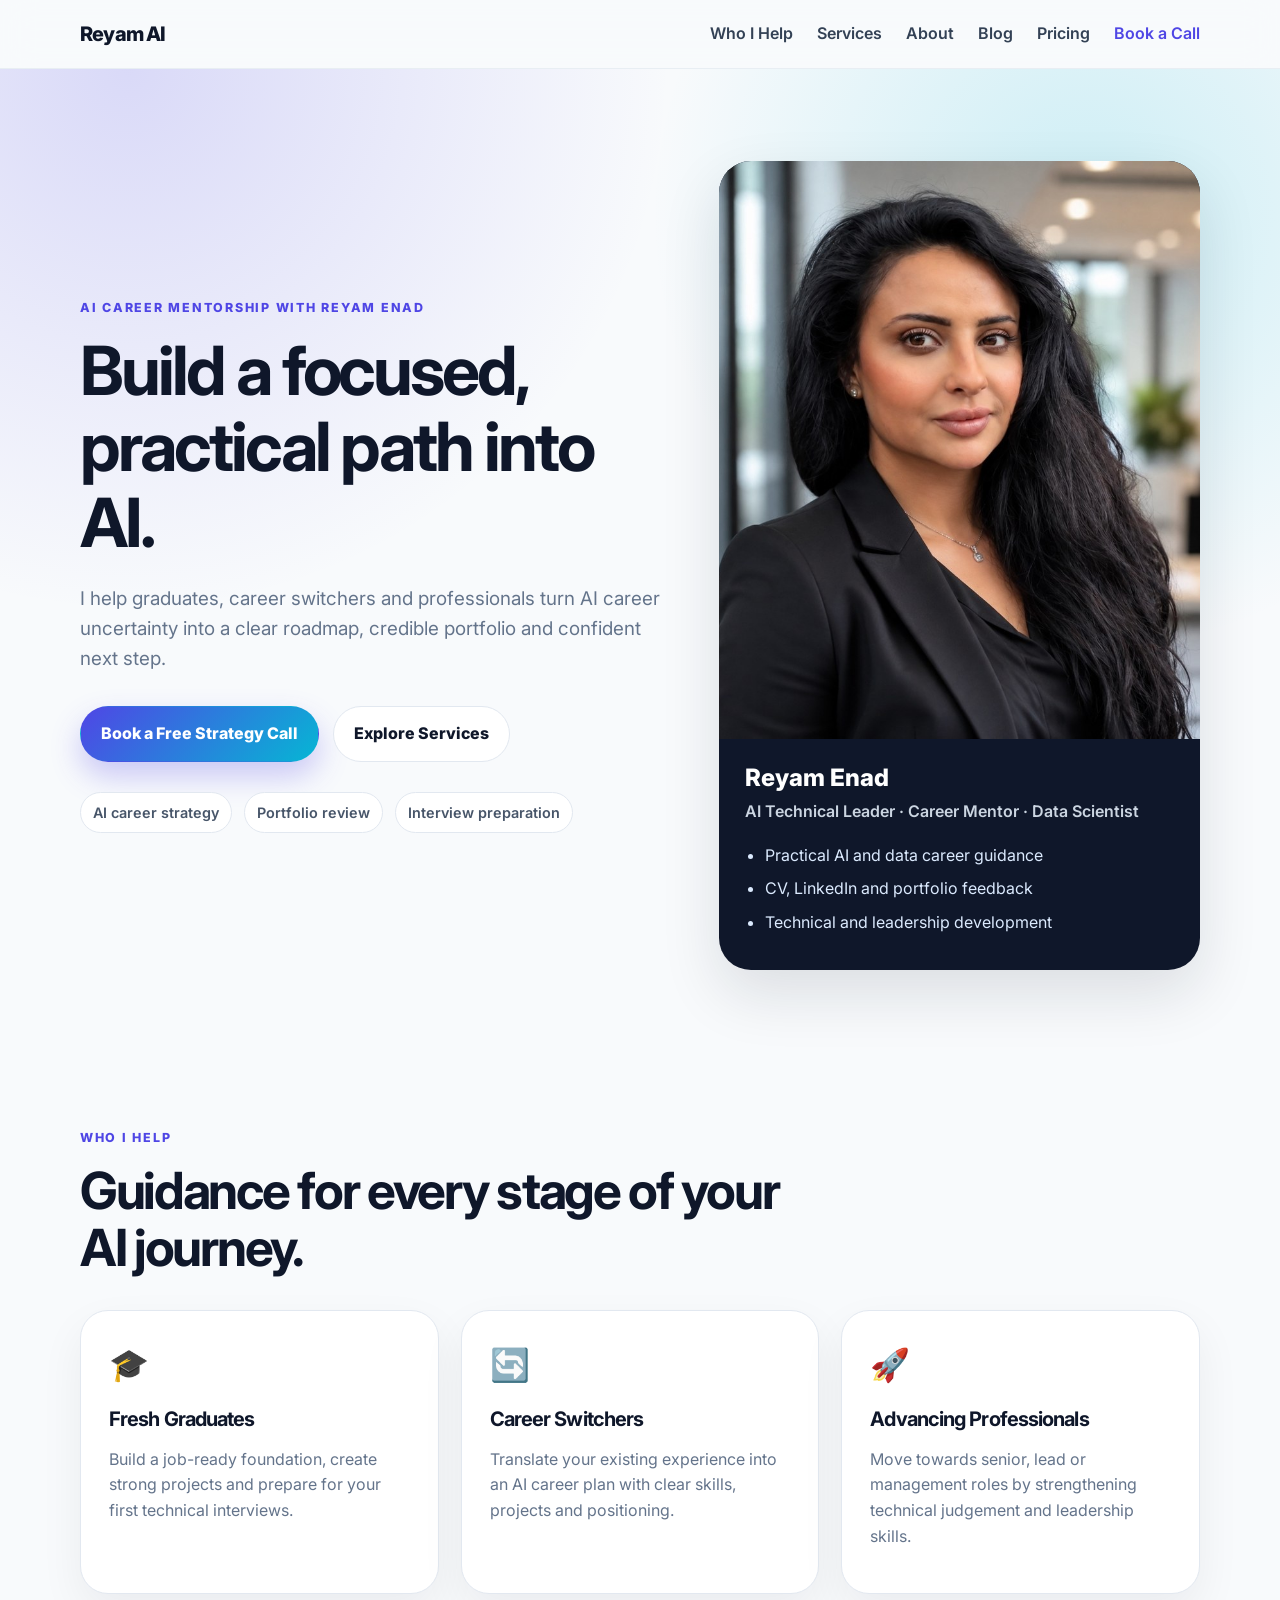
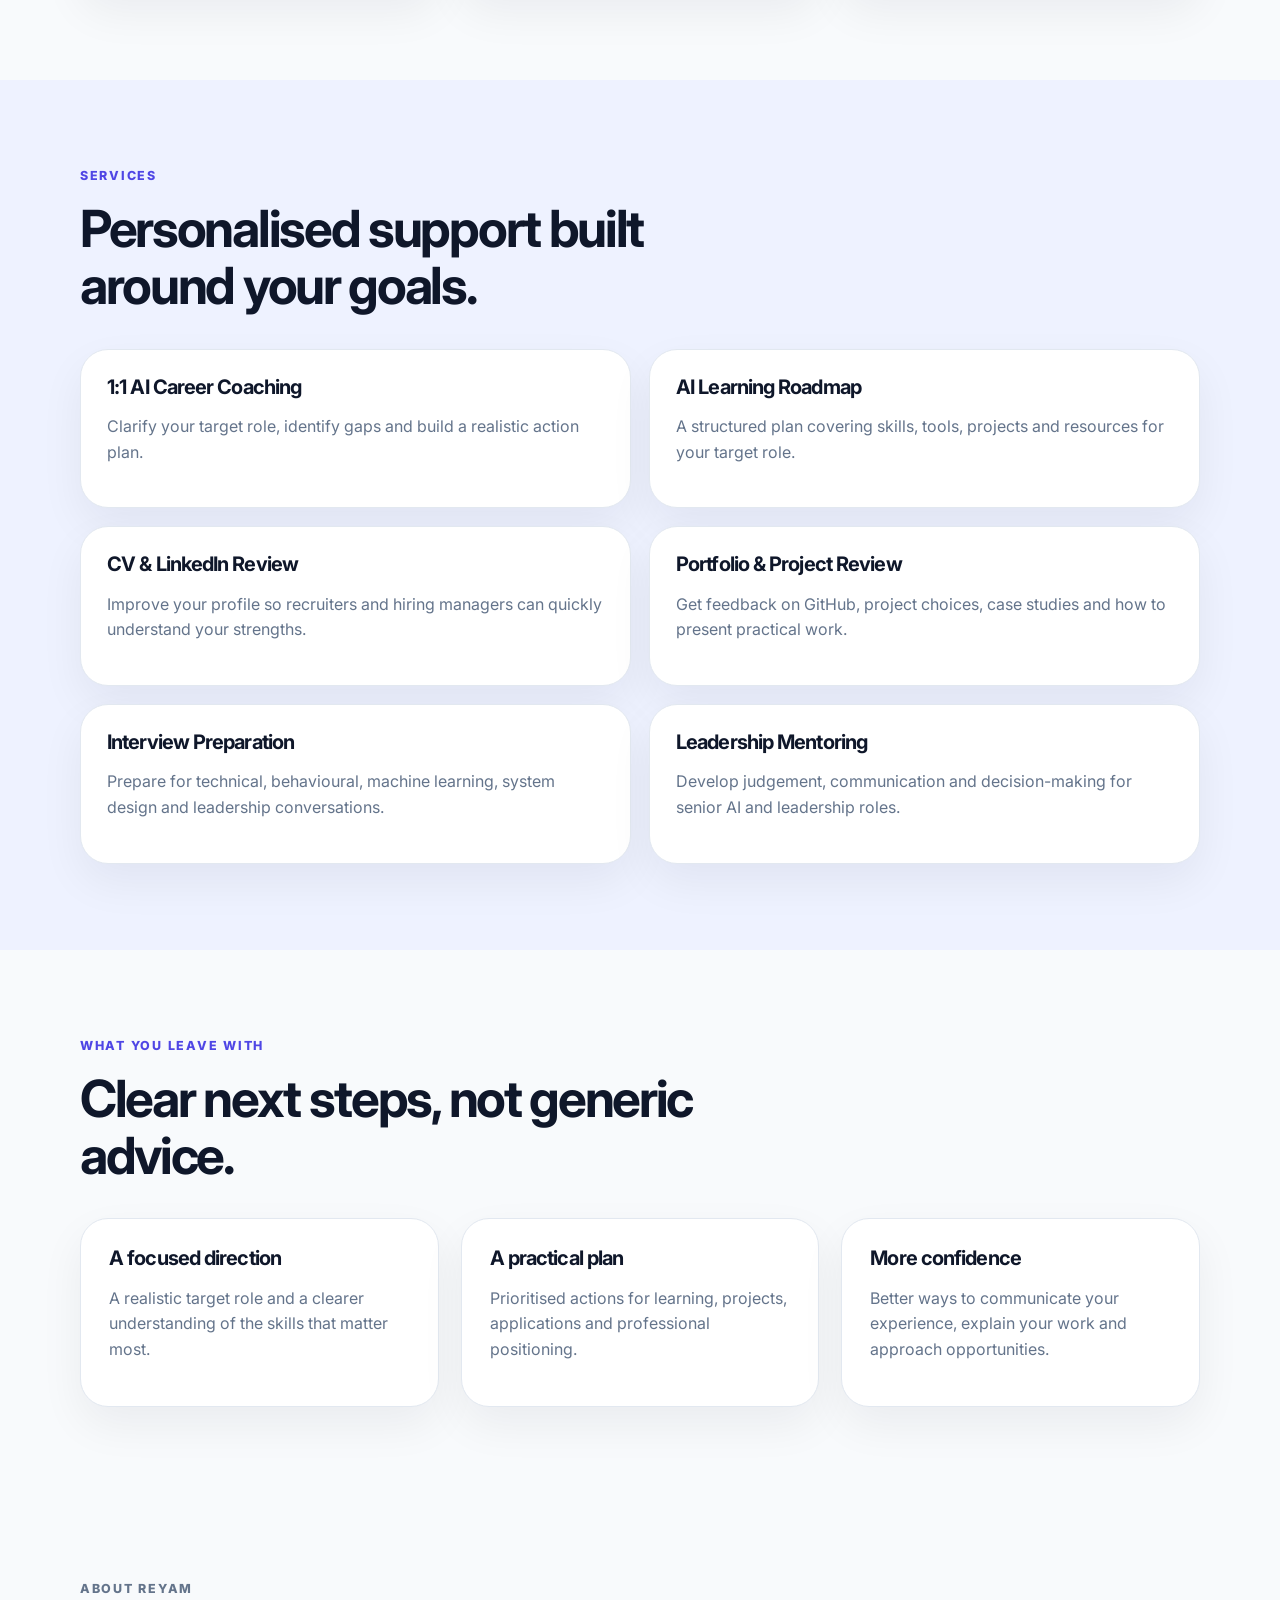
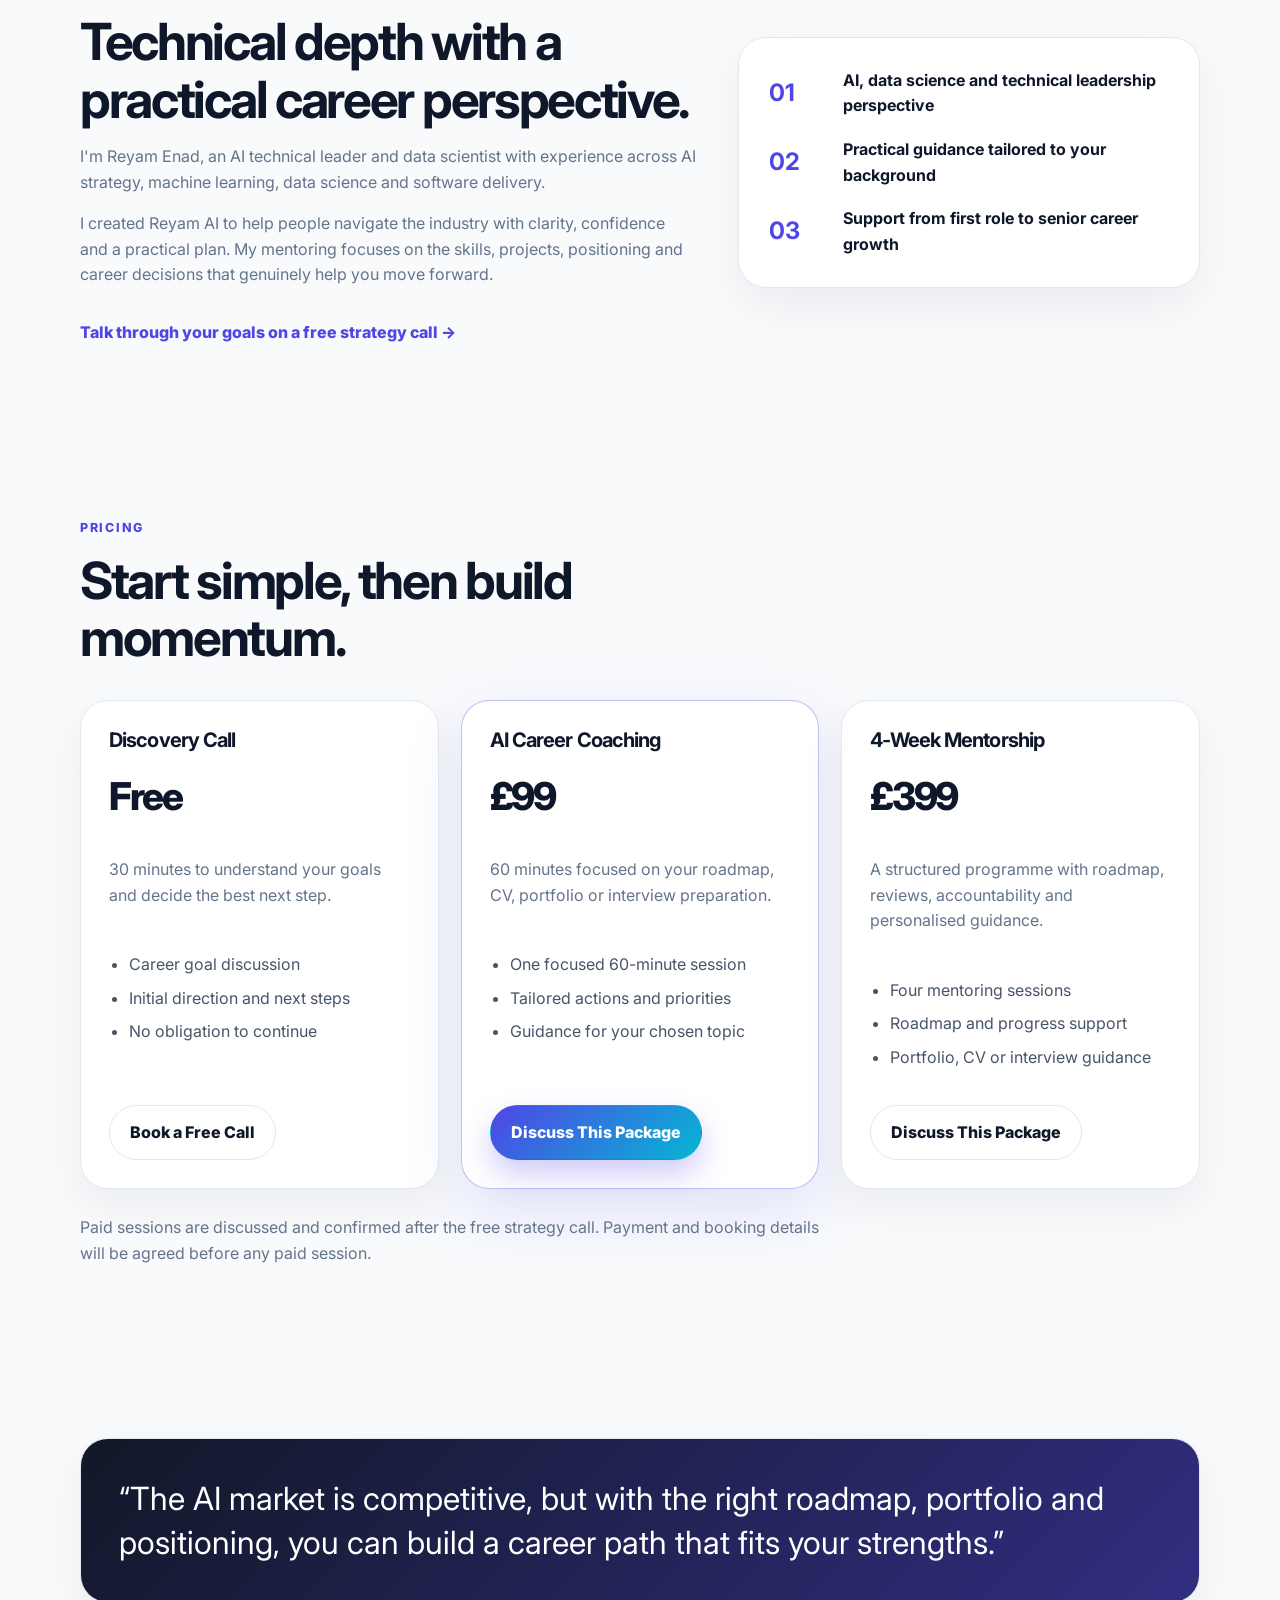
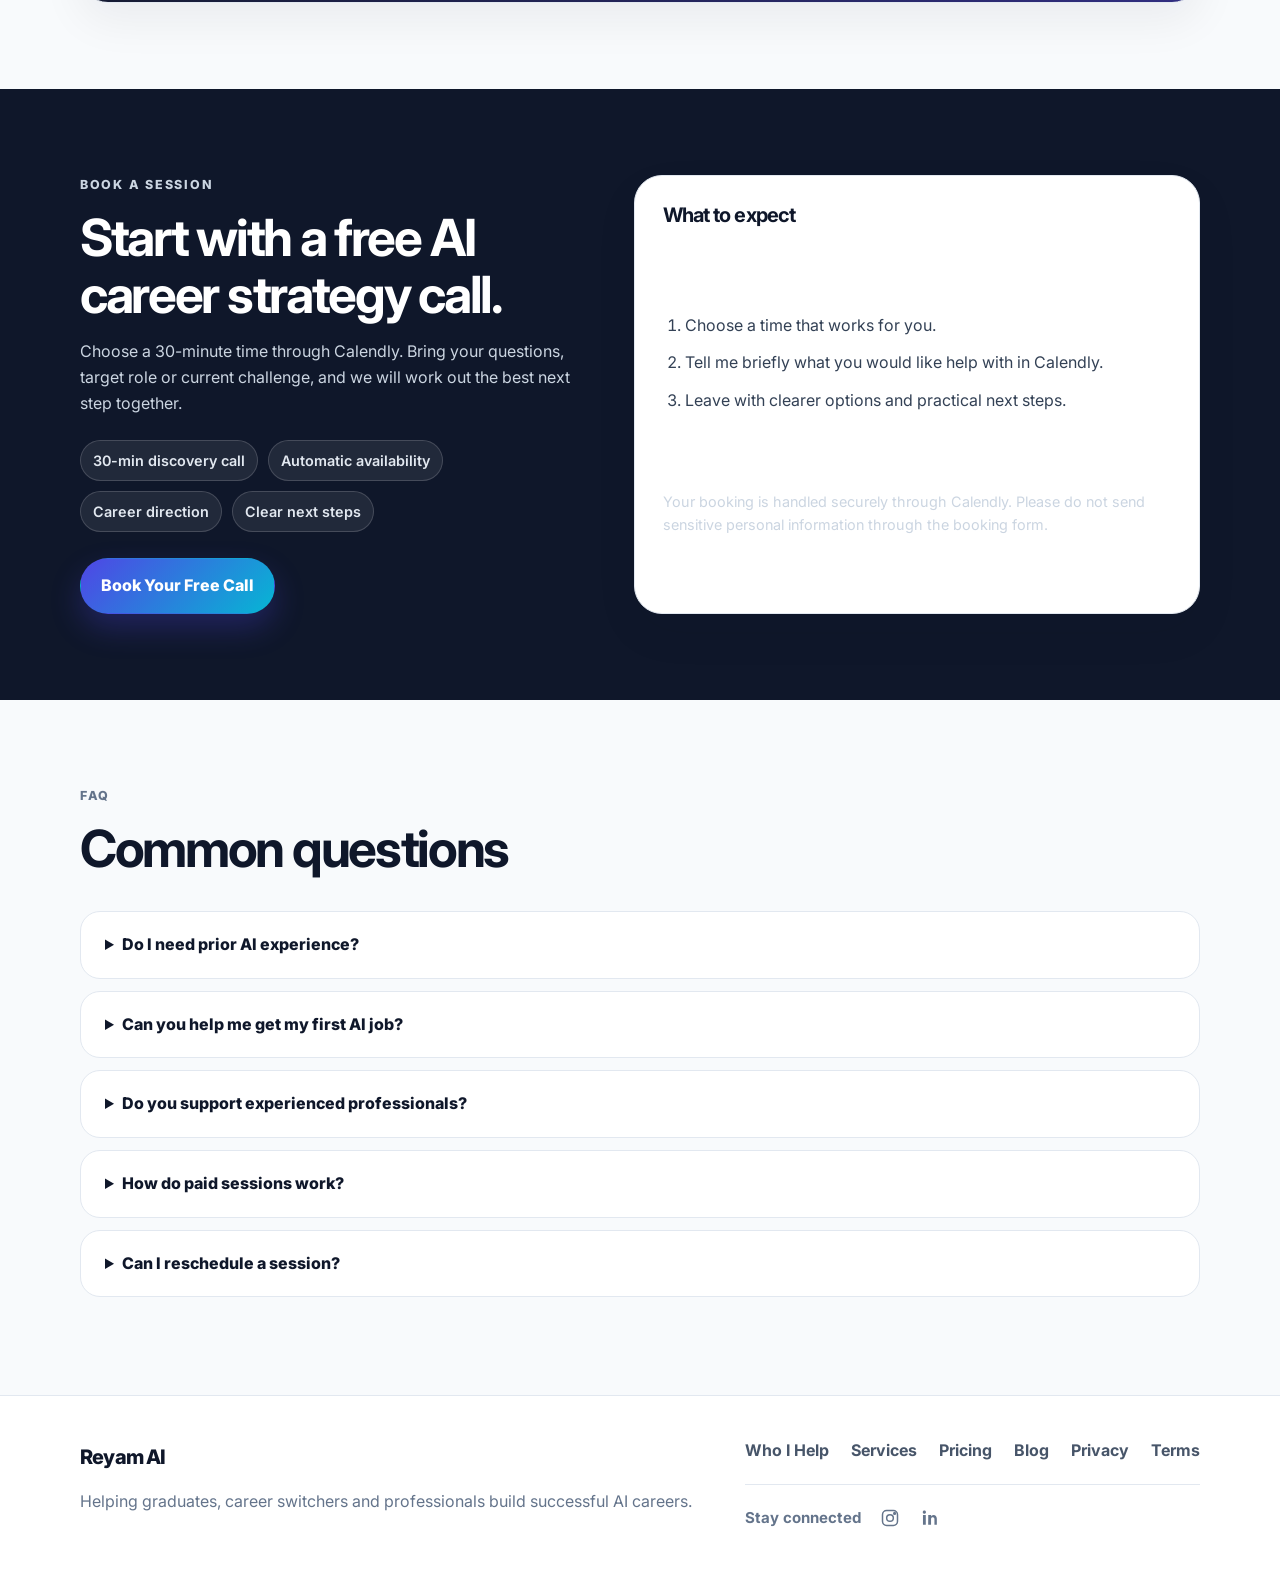
<file: index.html>
<!DOCTYPE html>
<html lang="en-GB">
<head>
  <meta charset="UTF-8" />
  <meta name="viewport" content="width=device-width, initial-scale=1.0" />
  <title>Reyam AI | AI Career Mentorship</title>
  <meta name="description" content="AI career mentorship for graduates, career switchers and professionals. Build a practical roadmap, stronger portfolio and interview confidence with Reyam Enad." />
  <link rel="canonical" href="https://reyam.ai/" />
  <meta property="og:title" content="Reyam AI | AI Career Mentorship" />
  <meta property="og:description" content="Practical AI career guidance, portfolio feedback and interview preparation with Reyam Enad." />
  <meta property="og:type" content="website" />
  <meta property="og:url" content="https://reyam.ai/" />
  <link rel="preconnect" href="https://fonts.googleapis.com">
  <link rel="preconnect" href="https://fonts.gstatic.com" crossorigin>
  <link href="https://fonts.googleapis.com/css2?family=Inter:wght@400;500;600;700;800&display=swap" rel="stylesheet">
  <link rel="stylesheet" href="styles.css" />
</head>
<body>
  <header class="site-header">
    <nav class="nav container">
      <a class="logo" href="#top">Reyam AI</a>
      <button class="menu-toggle" aria-label="Open menu" aria-expanded="false">☰</button>
      <div class="nav-links">
        <a href="#who">Who I Help</a>
        <a href="#services">Services</a>
        <a href="#about">About</a>
        <a href="/blog/">Blog</a>
        <a href="#pricing">Pricing</a>
        <a href="https://calendly.com/info-reyam-ai/30min" target="_blank" rel="noopener" class="nav-cta">Book a Call</a>
      </div>
    </nav>
  </header>

  <main id="top">
    <section class="hero">
      <div class="container hero-grid">
        <div class="hero-content">
          <p class="eyebrow">AI career mentorship with Reyam Enad</p>
          <h1>Build a focused, practical path into AI.</h1>
          <p class="hero-text">I help graduates, career switchers and professionals turn AI career uncertainty into a clear roadmap, credible portfolio and confident next step.</p>
          <div class="hero-actions">
            <a href="https://calendly.com/info-reyam-ai/30min" target="_blank" rel="noopener" class="button primary">Book a Free Strategy Call</a>
            <a href="#services" class="button secondary">Explore Services</a>
          </div>
          <div class="trust-row">
            <span>AI career strategy</span>
            <span>Portfolio review</span>
            <span>Interview preparation</span>
          </div>
        </div>

        <aside class="mentor-card" aria-label="Reyam profile">
          <img src="images/reyam.jpg" alt="Reyam Enad, AI mentor" class="mentor-photo" />
          <div class="mentor-card-body">
            <p class="mentor-name">Reyam Enad</p>
            <p class="mentor-title">AI Technical Leader · Career Mentor · Data Scientist</p>
            <ul>
              <li>Practical AI and data career guidance</li>
              <li>CV, LinkedIn and portfolio feedback</li>
              <li>Technical and leadership development</li>
            </ul>
          </div>
        </aside>
      </div>
    </section>

    <section id="who" class="section container">
      <div class="section-heading">
        <p class="eyebrow">Who I Help</p>
        <h2>Guidance for every stage of your AI journey.</h2>
      </div>
      <div class="cards three">
        <article class="info-card">
          <span class="icon">🎓</span>
          <h3>Fresh Graduates</h3>
          <p>Build a job-ready foundation, create strong projects and prepare for your first technical interviews.</p>
        </article>
        <article class="info-card">
          <span class="icon">🔄</span>
          <h3>Career Switchers</h3>
          <p>Translate your existing experience into an AI career plan with clear skills, projects and positioning.</p>
        </article>
        <article class="info-card">
          <span class="icon">🚀</span>
          <h3>Advancing Professionals</h3>
          <p>Move towards senior, lead or management roles by strengthening technical judgement and leadership skills.</p>
        </article>
      </div>
    </section>

    <section id="services" class="section soft-bg">
      <div class="container">
        <div class="section-heading">
          <p class="eyebrow">Services</p>
          <h2>Personalised support built around your goals.</h2>
        </div>
        <div class="service-list">
          <div class="service-item"><h3>1:1 AI Career Coaching</h3><p>Clarify your target role, identify gaps and build a realistic action plan.</p></div>
          <div class="service-item"><h3>AI Learning Roadmap</h3><p>A structured plan covering skills, tools, projects and resources for your target role.</p></div>
          <div class="service-item"><h3>CV & LinkedIn Review</h3><p>Improve your profile so recruiters and hiring managers can quickly understand your strengths.</p></div>
          <div class="service-item"><h3>Portfolio & Project Review</h3><p>Get feedback on GitHub, project choices, case studies and how to present practical work.</p></div>
          <div class="service-item"><h3>Interview Preparation</h3><p>Prepare for technical, behavioural, machine learning, system design and leadership conversations.</p></div>
          <div class="service-item"><h3>Leadership Mentoring</h3><p>Develop judgement, communication and decision-making for senior AI and leadership roles.</p></div>
        </div>
      </div>
    </section>

    <section class="section container outcomes-section">
      <div class="section-heading">
        <p class="eyebrow">What You Leave With</p>
        <h2>Clear next steps, not generic advice.</h2>
      </div>
      <div class="cards three">
        <article class="info-card"><h3>A focused direction</h3><p>A realistic target role and a clearer understanding of the skills that matter most.</p></article>
        <article class="info-card"><h3>A practical plan</h3><p>Prioritised actions for learning, projects, applications and professional positioning.</p></article>
        <article class="info-card"><h3>More confidence</h3><p>Better ways to communicate your experience, explain your work and approach opportunities.</p></article>
      </div>
    </section>

    <section id="about" class="section container about-grid">
      <div>
        <p class="eyebrow">About Reyam</p>
        <h2>Technical depth with a practical career perspective.</h2>
        <p>I'm Reyam Enad, an AI technical leader and data scientist with experience across AI strategy, machine learning, data science and software delivery.</p>
        <p>I created Reyam AI to help people navigate the industry with clarity, confidence and a practical plan. My mentoring focuses on the skills, projects, positioning and career decisions that genuinely help you move forward.</p>
        <a class="text-link" href="https://calendly.com/info-reyam-ai/30min" target="_blank" rel="noopener">Talk through your goals on a free strategy call →</a>
      </div>
      <div class="stats-card">
        <div><strong>01</strong><span>AI, data science and technical leadership perspective</span></div>
        <div><strong>02</strong><span>Practical guidance tailored to your background</span></div>
        <div><strong>03</strong><span>Support from first role to senior career growth</span></div>
      </div>
    </section>

    <section id="pricing" class="section container">
      <div class="section-heading">
        <p class="eyebrow">Pricing</p>
        <h2>Start simple, then build momentum.</h2>
      </div>
      <div class="cards three pricing-cards">
        <article class="info-card price-card">
          <h3>Discovery Call</h3>
          <p class="price">Free</p>
          <p>30 minutes to understand your goals and decide the best next step.</p>
          <ul class="package-list"><li>Career goal discussion</li><li>Initial direction and next steps</li><li>No obligation to continue</li></ul>
          <a class="button secondary package-button" href="https://calendly.com/info-reyam-ai/30min" target="_blank" rel="noopener">Book a Free Call</a>
        </article>
        <article class="info-card price-card featured">
          <h3>AI Career Coaching</h3>
          <p class="price">£99</p>
          <p>60 minutes focused on your roadmap, CV, portfolio or interview preparation.</p>
          <ul class="package-list"><li>One focused 60-minute session</li><li>Tailored actions and priorities</li><li>Guidance for your chosen topic</li></ul>
          <a class="button primary package-button" href="https://calendly.com/info-reyam-ai/30min" target="_blank" rel="noopener">Discuss This Package</a>
        </article>
        <article class="info-card price-card">
          <h3>4-Week Mentorship</h3>
          <p class="price">£399</p>
          <p>A structured programme with roadmap, reviews, accountability and personalised guidance.</p>
          <ul class="package-list"><li>Four mentoring sessions</li><li>Roadmap and progress support</li><li>Portfolio, CV or interview guidance</li></ul>
          <a class="button secondary package-button" href="https://calendly.com/info-reyam-ai/30min" target="_blank" rel="noopener">Discuss This Package</a>
        </article>
      </div>
      <p class="pricing-note">Paid sessions are discussed and confirmed after the free strategy call. Payment and booking details will be agreed before any paid session.</p>
    </section>

    <section class="section container">
      <div class="quote-card"><p>“The AI market is competitive, but with the right roadmap, portfolio and positioning, you can build a career path that fits your strengths.”</p></div>
    </section>

    <section id="book" class="section booking-section">
      <div class="container booking-grid">
        <div>
          <p class="eyebrow">Book a Session</p>
          <h2>Start with a free AI career strategy call.</h2>
          <p>Choose a 30-minute time through Calendly. Bring your questions, target role or current challenge, and we will work out the best next step together.</p>
          <div class="booking-options"><span>30-min discovery call</span><span>Automatic availability</span><span>Career direction</span><span>Clear next steps</span></div>
          <a class="button primary booking-button" href="https://calendly.com/info-reyam-ai/30min" target="_blank" rel="noopener">Book Your Free Call</a>
        </div>
        <aside class="booking-form booking-summary">
          <h3>What to expect</h3>
          <ol>
            <li>Choose a time that works for you.</li>
            <li>Tell me briefly what you would like help with in Calendly.</li>
            <li>Leave with clearer options and practical next steps.</li>
          </ol>
          <p class="form-note">Your booking is handled securely through Calendly. Please do not send sensitive personal information through the booking form.</p>
        </aside>
      </div>
    </section>

    <section class="section container faq">
      <div class="section-heading"><p class="eyebrow">FAQ</p><h2>Common questions</h2></div>
      <details><summary>Do I need prior AI experience?</summary><p>No. Sessions are tailored to your current level and target role.</p></details>
      <details><summary>Can you help me get my first AI job?</summary><p>Yes. We can work on your roadmap, portfolio, CV, LinkedIn, networking and interview preparation.</p></details>
      <details><summary>Do you support experienced professionals?</summary><p>Yes. I also support professionals aiming for senior technical, AI leadership or management roles.</p></details>
      <details><summary>How do paid sessions work?</summary><p>We first use the free strategy call to decide whether coaching or mentorship is the right fit. Any paid session is agreed before booking.</p></details>
      <details><summary>Can I reschedule a session?</summary><p>Yes. Please use the scheduling link in your booking confirmation as early as possible.</p></details>
    </section>
  </main>

  <footer class="footer">
    <div class="container footer-grid">
      <div><a class="logo" href="#top">Reyam AI</a><p>Helping graduates, career switchers and professionals build successful AI careers.</p></div>
      <div class="footer-links"><a href="#who">Who I Help</a><a href="#services">Services</a><a href="#pricing">Pricing</a><a href="/blog/">Blog</a><a href="https://www.instagram.com/reyam.ai?igsh=Nms1NzFrcmRoNDBl&utm_source=qr" target="_blank" rel="noopener" class="social-icon-link" aria-label="Instagram"><svg viewBox="0 0 24 24" aria-hidden="true" fill="none" stroke="currentColor" stroke-width="1.8" stroke-linecap="round" stroke-linejoin="round"><rect x="3" y="3" width="18" height="18" rx="5"></rect><circle cx="12" cy="12" r="4"></circle><circle cx="17.5" cy="6.5" r="1"></circle></svg></a><a href="https://www.linkedin.com/in/reyam-enad/" target="_blank" rel="noopener" class="social-icon-link linkedin-icon" aria-label="LinkedIn"><svg viewBox="0 0 24 24" aria-hidden="true" fill="currentColor"><path d="M6.94 8.5H3.56V20h3.38V8.5Zm.22-3.55c0 1.02-.76 1.84-1.92 1.84h-.02C4.09 6.79 3.3 5.97 3.3 4.95S4.1 3.11 5.24 3.11c1.15 0 1.9.81 1.92 1.84ZM20.7 20h-3.38v-6.15c0-1.55-.56-2.61-1.95-2.61-1.06 0-1.7.72-1.98 1.41-.1.24-.13.58-.13.92V20H9.88s.04-10.5 0-11.5h3.38v1.63c.45-.7 1.25-1.69 3.05-1.69 2.23 0 3.9 1.46 3.9 4.59V20Z"/></svg></a><a href="/privacy.html">Privacy</a><a href="/terms.html">Terms</a></div>
    </div>
  </footer>

  <script src="script.js"></script>
</body>
</html>
</file>
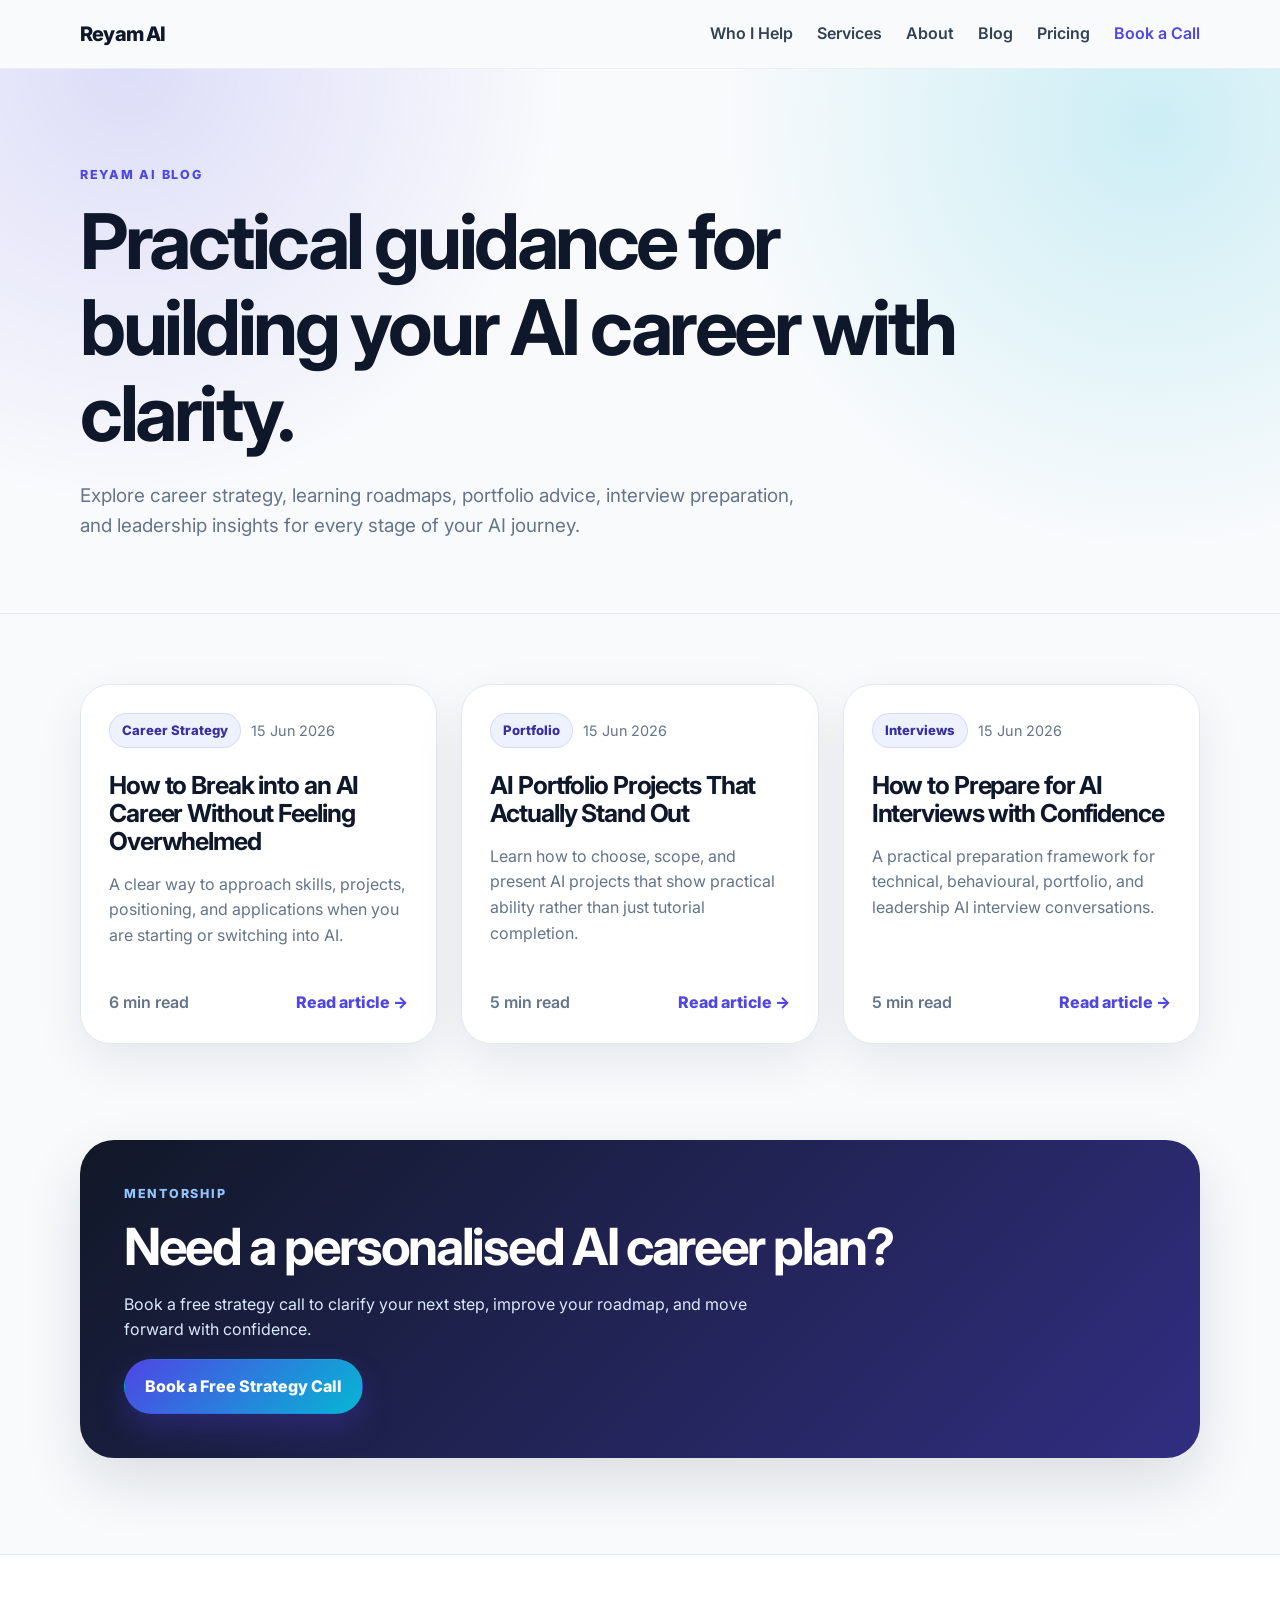
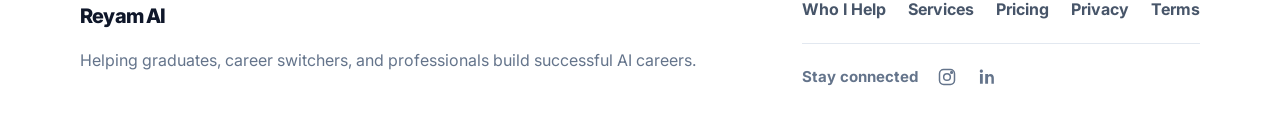
<file: blog/index.html>
<!doctype html>
<html lang="en-GB">
<head>
  <meta charset="UTF-8" />
  <meta name="viewport" content="width=device-width, initial-scale=1.0" />
  <title>Blog | Reyam AI</title>
  <meta name="description" content="AI career guidance, portfolio advice, interview preparation, and practical strategy for graduates, career switchers, and professionals building successful careers in AI." />
  <link rel="canonical" href="https://reyam.ai/blog/" />
  <meta property="og:title" content="Blog | Reyam AI" />
  <meta property="og:description" content="Practical AI career guidance, portfolio advice, interview preparation, and mentorship insights from Reyam AI." />
  <meta property="og:type" content="website" />
  <meta property="og:url" content="https://reyam.ai/blog/" />
  <link rel="preconnect" href="https://fonts.googleapis.com">
  <link rel="preconnect" href="https://fonts.gstatic.com" crossorigin>
  <link href="https://fonts.googleapis.com/css2?family=Inter:wght@400;500;600;700;800&display=swap" rel="stylesheet">
  <link rel="stylesheet" href="../styles.css" />
</head>
<body>
  <header class="site-header">
    <nav class="nav container">
      <a class="logo" href="/">Reyam AI</a>
      <button class="menu-toggle" aria-label="Open menu" aria-expanded="false">☰</button>
      <div class="nav-links">
        <a href="/#who">Who I Help</a>
        <a href="/#services">Services</a>
        <a href="/#about">About</a>
        <a href="/blog/">Blog</a>
        <a href="/#pricing">Pricing</a>
        <a href="https://calendly.com/info-reyam-ai/30min" target="_blank" rel="noopener" class="nav-cta">Book a Call</a>
      </div>
    </nav>
  </header>

  <main>
    <section class="blog-index-hero">
      <div class="container">
        <p class="eyebrow">Reyam AI Blog</p>
        <h1>Practical guidance for building your AI career with clarity.</h1>
        <p>Explore career strategy, learning roadmaps, portfolio advice, interview preparation, and leadership insights for every stage of your AI journey.</p>
      </div>
    </section>

    <section class="blog-index-grid container" aria-label="Latest articles">
      <article class="blog-post-card">
        <div class="blog-card-meta"><span class="blog-category">Career Strategy</span><time datetime="2026-06-15">15 Jun 2026</time></div>
        <h2><a href="/blog/break-into-ai-career.html">How to Break into an AI Career Without Feeling Overwhelmed</a></h2>
        <p>A clear way to approach skills, projects, positioning, and applications when you are starting or switching into AI.</p>
        <div class="blog-card-footer"><span>6 min read</span><a href="/blog/break-into-ai-career.html" aria-label="Read How to Break into an AI Career Without Feeling Overwhelmed">Read article →</a></div>
      </article>

      <article class="blog-post-card">
        <div class="blog-card-meta"><span class="blog-category">Portfolio</span><time datetime="2026-06-15">15 Jun 2026</time></div>
        <h2><a href="/blog/ai-portfolio-projects-that-stand-out.html">AI Portfolio Projects That Actually Stand Out</a></h2>
        <p>Learn how to choose, scope, and present AI projects that show practical ability rather than just tutorial completion.</p>
        <div class="blog-card-footer"><span>5 min read</span><a href="/blog/ai-portfolio-projects-that-stand-out.html" aria-label="Read AI Portfolio Projects That Actually Stand Out">Read article →</a></div>
      </article>

      <article class="blog-post-card">
        <div class="blog-card-meta"><span class="blog-category">Interviews</span><time datetime="2026-06-15">15 Jun 2026</time></div>
        <h2><a href="/blog/prepare-for-ai-interviews.html">How to Prepare for AI Interviews with Confidence</a></h2>
        <p>A practical preparation framework for technical, behavioural, portfolio, and leadership AI interview conversations.</p>
        <div class="blog-card-footer"><span>5 min read</span><a href="/blog/prepare-for-ai-interviews.html" aria-label="Read How to Prepare for AI Interviews with Confidence">Read article →</a></div>
      </article>
    </section>

    <section class="blog-newsletter container">
      <p class="eyebrow">Mentorship</p>
      <h2>Need a personalised AI career plan?</h2>
      <p>Book a free strategy call to clarify your next step, improve your roadmap, and move forward with confidence.</p>
      <a class="button primary" href="https://calendly.com/info-reyam-ai/30min" target="_blank" rel="noopener">Book a Free Strategy Call</a>
    </section>
  </main>

  <footer class="footer">
    <div class="container footer-grid">
      <div><a class="logo" href="/">Reyam AI</a><p>Helping graduates, career switchers, and professionals build successful AI careers.</p></div>
      <div class="footer-links"><a href="/#who">Who I Help</a><a href="/#services">Services</a><a href="/#pricing">Pricing</a><a href="https://www.instagram.com/reyam.ai?igsh=Nms1NzFrcmRoNDBl&utm_source=qr" target="_blank" rel="noopener" class="social-icon-link" aria-label="Instagram"><svg viewBox="0 0 24 24" aria-hidden="true" fill="none" stroke="currentColor" stroke-width="1.8" stroke-linecap="round" stroke-linejoin="round"><rect x="3" y="3" width="18" height="18" rx="5"></rect><circle cx="12" cy="12" r="4"></circle><circle cx="17.5" cy="6.5" r="1"></circle></svg></a><a href="https://www.linkedin.com/in/reyam-enad/" target="_blank" rel="noopener" class="social-icon-link linkedin-icon" aria-label="LinkedIn"><svg viewBox="0 0 24 24" aria-hidden="true" fill="currentColor"><path d="M6.94 8.5H3.56V20h3.38V8.5Zm.22-3.55c0 1.02-.76 1.84-1.92 1.84h-.02C4.09 6.79 3.3 5.97 3.3 4.95S4.1 3.11 5.24 3.11c1.15 0 1.9.81 1.92 1.84ZM20.7 20h-3.38v-6.15c0-1.55-.56-2.61-1.95-2.61-1.06 0-1.7.72-1.98 1.41-.1.24-.13.58-.13.92V20H9.88s.04-10.5 0-11.5h3.38v1.63c.45-.7 1.25-1.69 3.05-1.69 2.23 0 3.9 1.46 3.9 4.59V20Z"/></svg></a><a href="/privacy.html">Privacy</a><a href="/terms.html">Terms</a></div>
    </div>
  </footer>

  <script src="../script.js"></script>
</body>
</html>
</file>
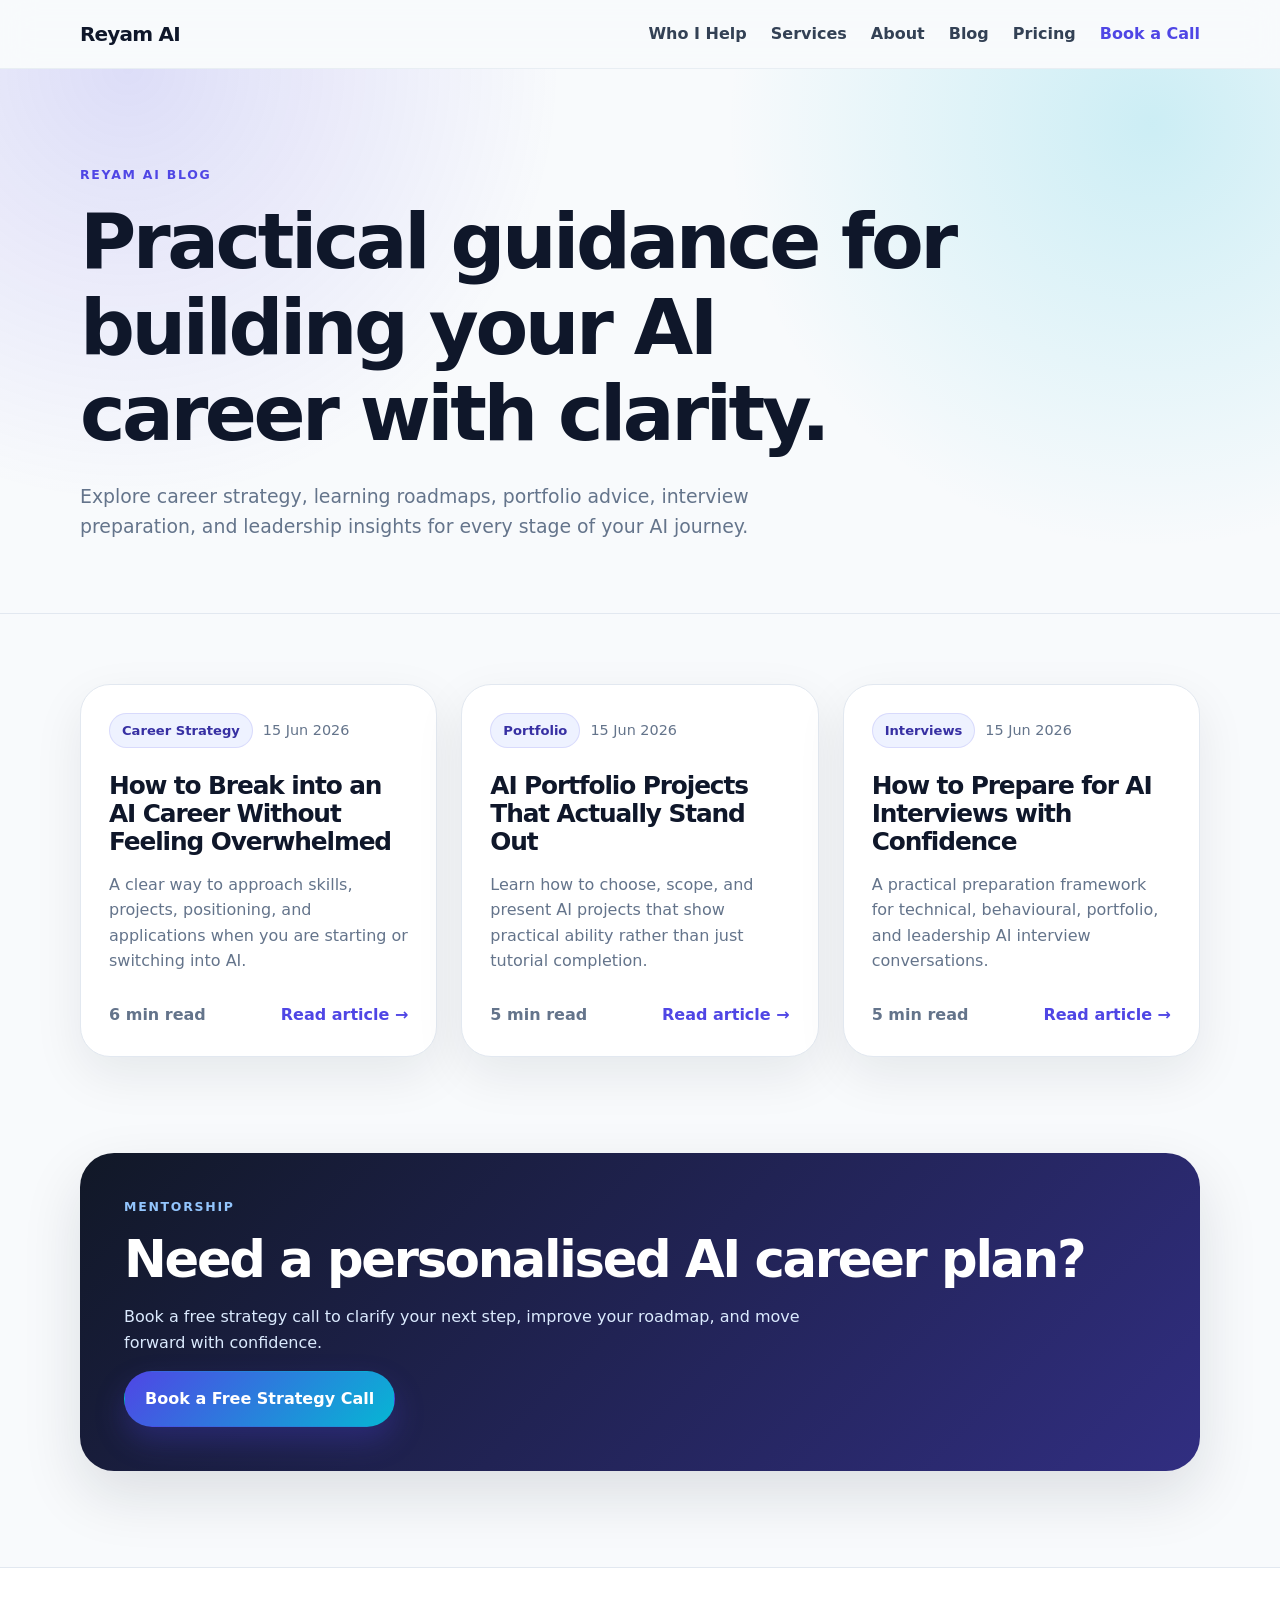
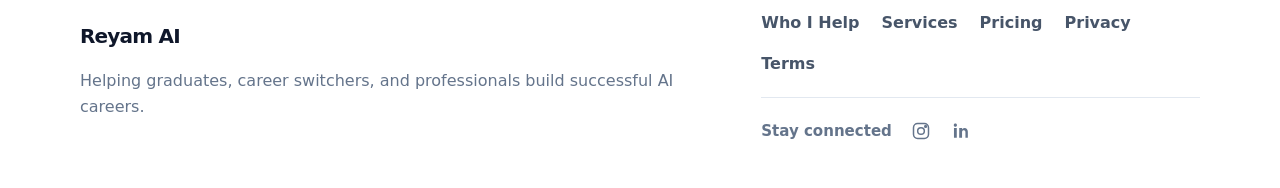
<file: blog.html>
<!doctype html>
<html lang="en-GB">
<head>
  <meta charset="UTF-8" />
  <meta name="viewport" content="width=device-width, initial-scale=1.0" />
  <title>Blog | Reyam AI</title>
  <meta name="description" content="Read AI career guidance, portfolio advice, and interview preparation insights from Reyam AI." />
  <link rel="canonical" href="https://reyam.ai/blog/" />
  <meta http-equiv="refresh" content="0; url=/blog/" />
  <link rel="stylesheet" href="styles.css" />
</head>
<body>
  <main class="legacy-redirect container">
    <p class="eyebrow">Reyam AI Blog</p>
    <h1>The blog has moved.</h1>
    <p>You are being redirected to the new Reyam AI blog.</p>
    <a class="button primary" href="/blog/">Go to Blog</a>
  </main>
</body>
</html>
</file>
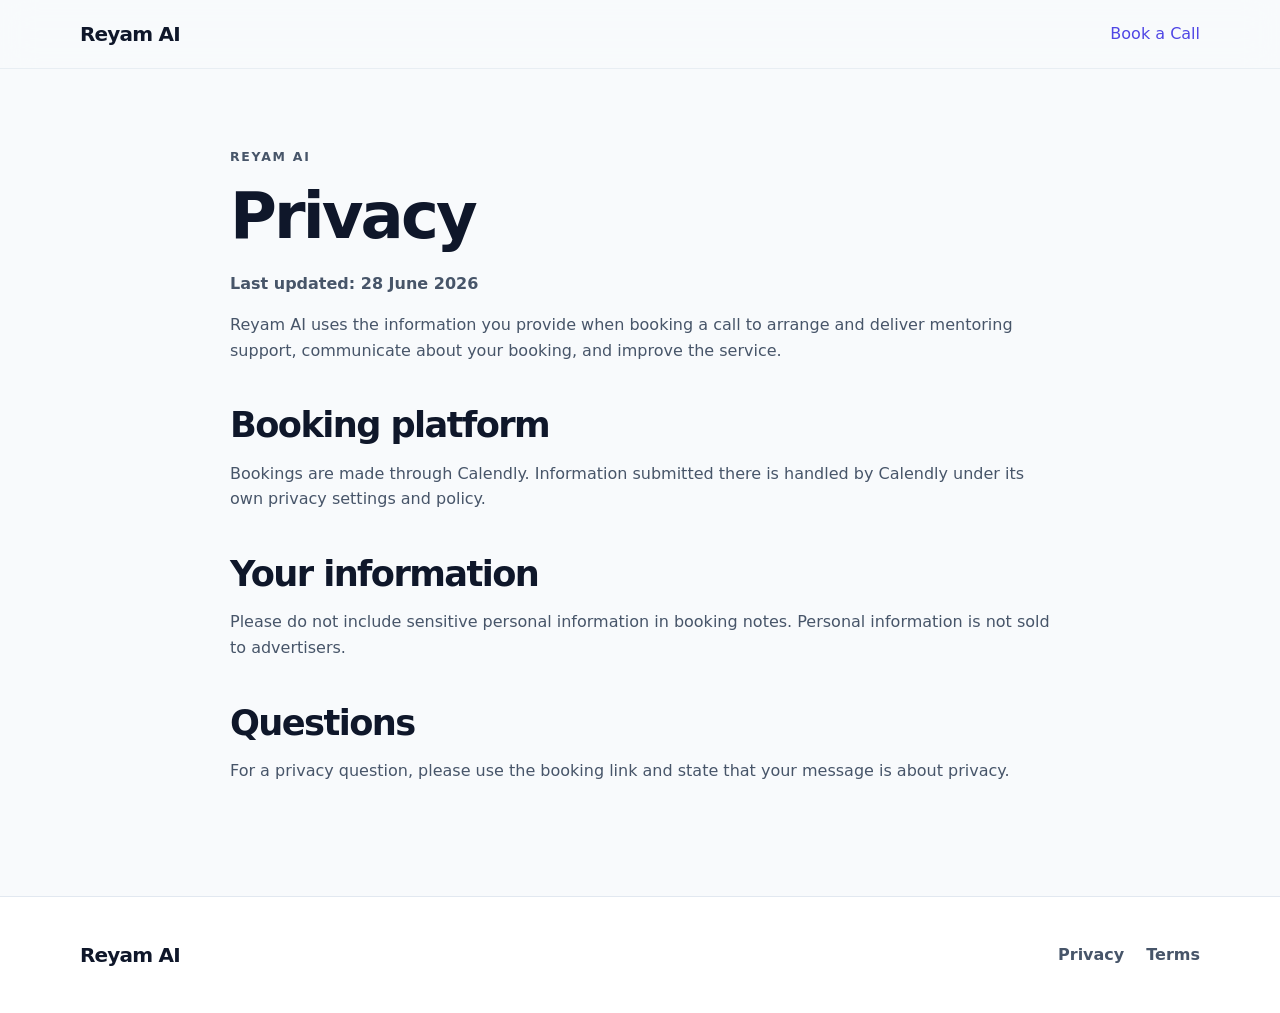
<file: privacy.html>
<!doctype html>
<html lang="en-GB">
<head>
  <meta charset="UTF-8" />
  <meta name="viewport" content="width=device-width, initial-scale=1.0" />
  <title>Privacy | Reyam AI</title>
  <meta name="description" content="Privacy information for Reyam AI visitors and clients." />
  <link rel="stylesheet" href="styles.css" />
</head>
<body>
  <header class="site-header"><nav class="nav container"><a class="logo" href="/">Reyam AI</a><a class="nav-cta" href="https://calendly.com/info-reyam-ai/30min" target="_blank" rel="noopener">Book a Call</a></nav></header>
  <main class="legal-page">
    <p class="eyebrow">Reyam AI</p>
    <h1>Privacy</h1>
    <p><strong>Last updated: 28 June 2026</strong></p>
    <p>Reyam AI uses the information you provide when booking a call to arrange and deliver mentoring support, communicate about your booking, and improve the service.</p>
    <h2>Booking platform</h2>
    <p>Bookings are made through Calendly. Information submitted there is handled by Calendly under its own privacy settings and policy.</p>
    <h2>Your information</h2>
    <p>Please do not include sensitive personal information in booking notes. Personal information is not sold to advertisers.</p>
    <h2>Questions</h2>
    <p>For a privacy question, please use the booking link and state that your message is about privacy.</p>
  </main>
  <footer class="footer"><div class="container footer-grid"><a class="logo" href="/">Reyam AI</a><div class="footer-links"><a href="/privacy.html">Privacy</a><a href="/terms.html">Terms</a></div></div></footer>
</body>
</html>
</file>
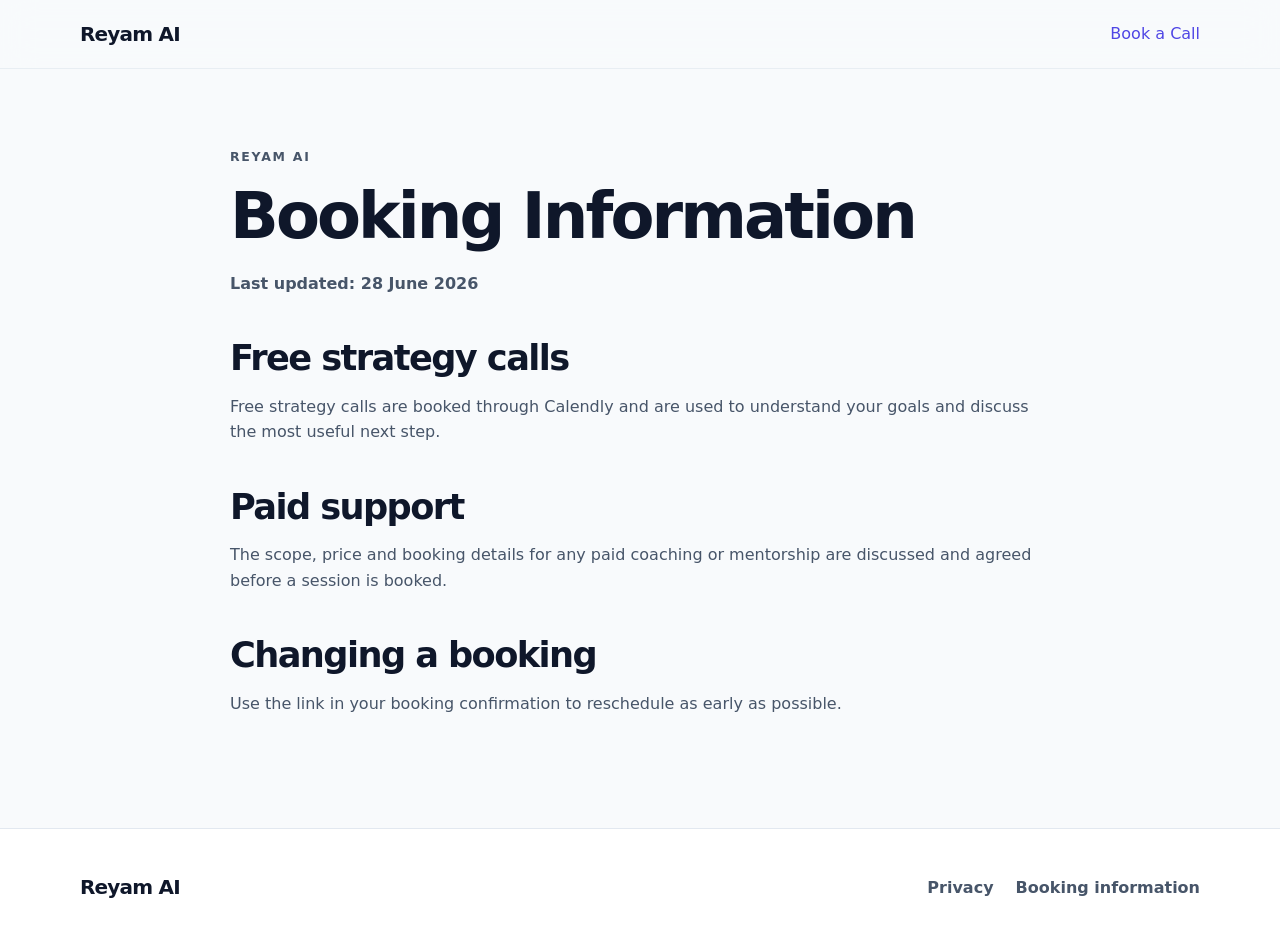
<file: terms.html>
<!doctype html>
<html lang="en-GB">
<head>
  <meta charset="UTF-8" />
  <meta name="viewport" content="width=device-width, initial-scale=1.0" />
  <title>Booking Information | Reyam AI</title>
  <link rel="stylesheet" href="styles.css" />
</head>
<body>
  <header class="site-header"><nav class="nav container"><a class="logo" href="/">Reyam AI</a><a class="nav-cta" href="https://calendly.com/info-reyam-ai/30min" target="_blank" rel="noopener">Book a Call</a></nav></header>
  <main class="legal-page">
    <p class="eyebrow">Reyam AI</p>
    <h1>Booking Information</h1>
    <p><strong>Last updated: 28 June 2026</strong></p>
    <h2>Free strategy calls</h2>
    <p>Free strategy calls are booked through Calendly and are used to understand your goals and discuss the most useful next step.</p>
    <h2>Paid support</h2>
    <p>The scope, price and booking details for any paid coaching or mentorship are discussed and agreed before a session is booked.</p>
    <h2>Changing a booking</h2>
    <p>Use the link in your booking confirmation to reschedule as early as possible.</p>
  </main>
  <footer class="footer"><div class="container footer-grid"><a class="logo" href="/">Reyam AI</a><div class="footer-links"><a href="/privacy.html">Privacy</a><a href="/terms.html">Booking information</a></div></div></footer>
</body>
</html>
</file>
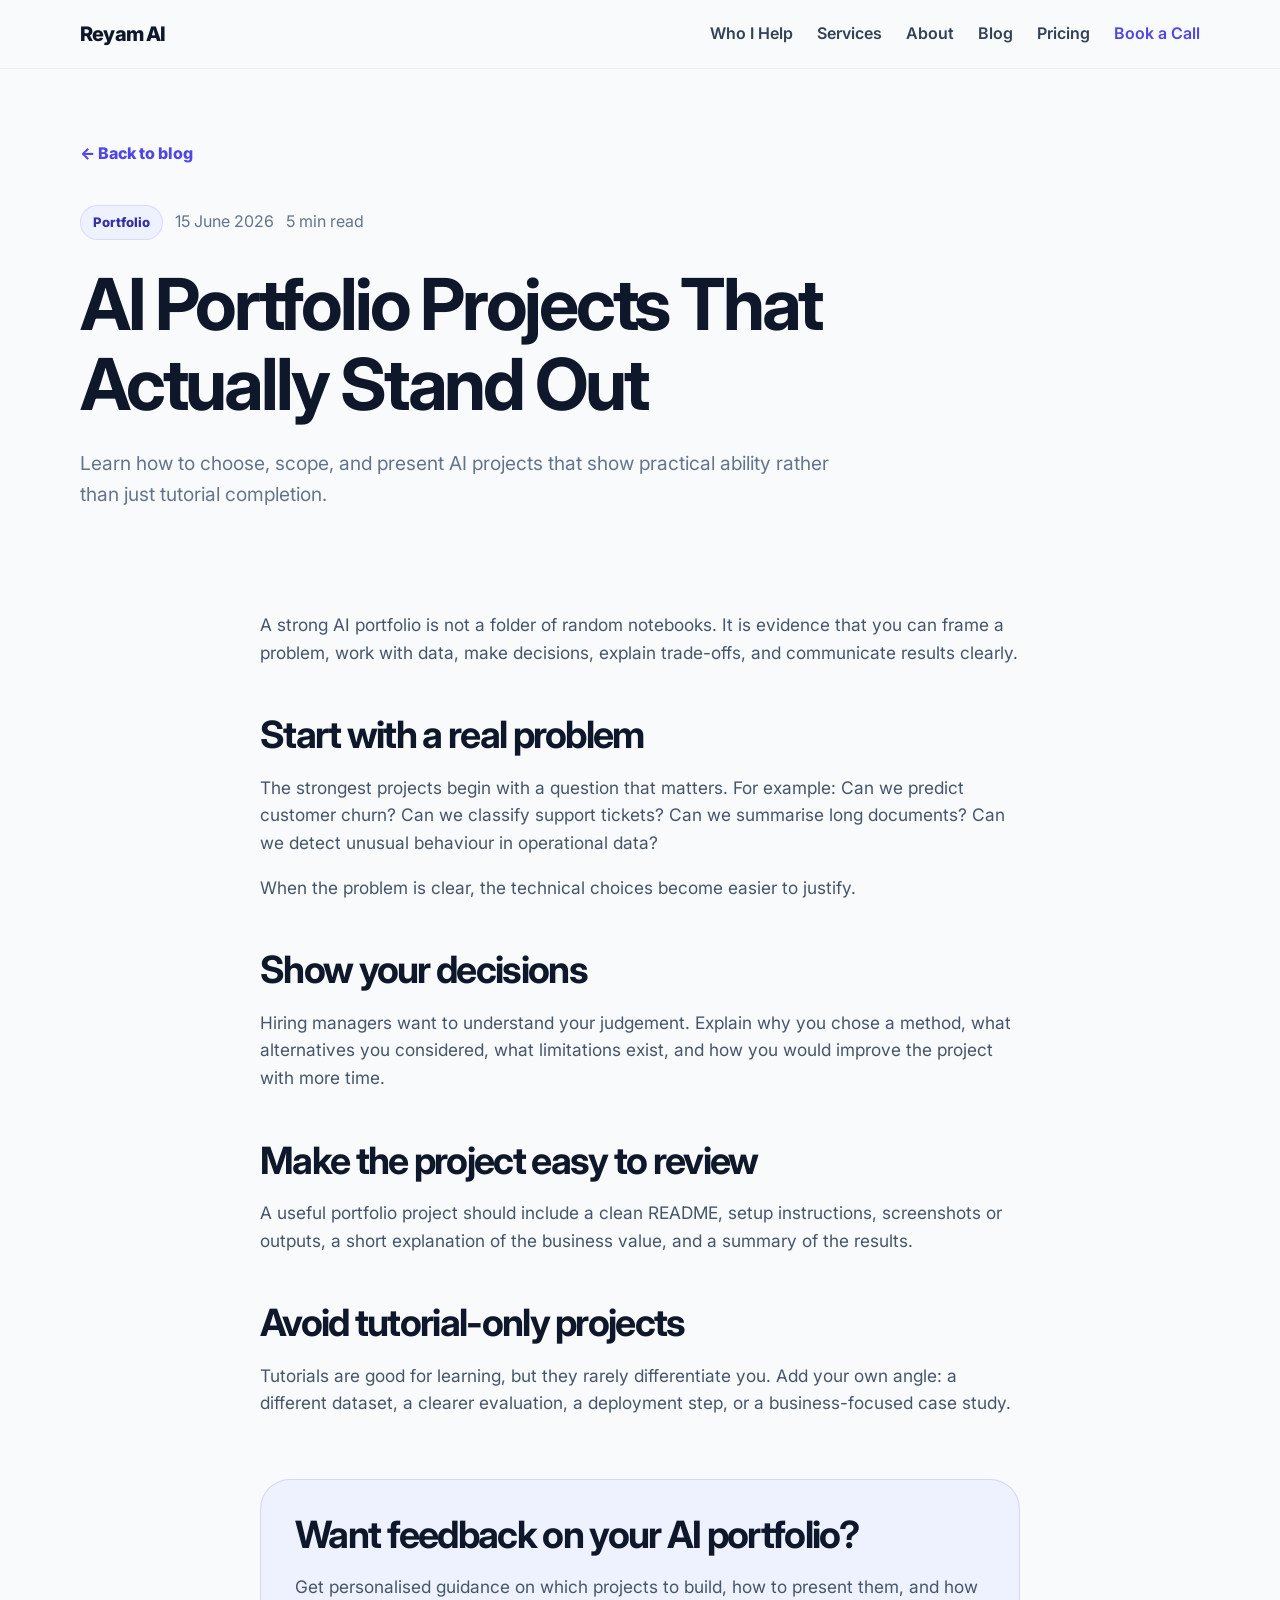
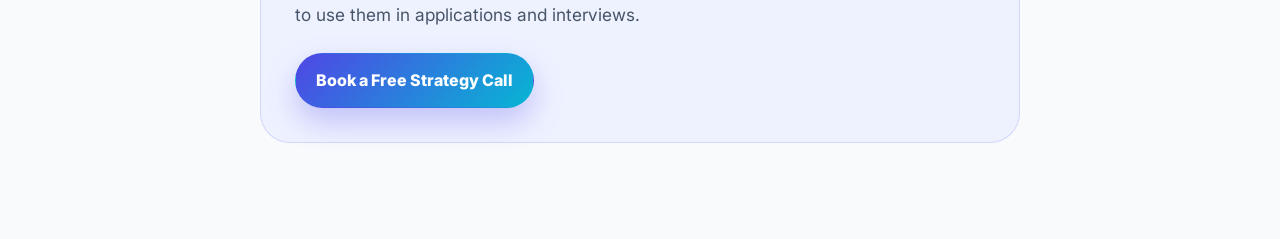
<file: blog/ai-portfolio-projects-that-stand-out.html>
<!doctype html>
<html lang="en-GB">
<head>
  <meta charset="UTF-8" />
  <meta name="viewport" content="width=device-width, initial-scale=1.0" />
  <title>AI Portfolio Projects That Actually Stand Out | Reyam AI</title>
  <meta name="description" content="Learn how to choose, scope, and present AI projects that show practical ability rather than just tutorial completion." />
  <meta name="keywords" content="AI portfolio, machine learning projects, data science portfolio, AI career projects" />
  <link rel="canonical" href="https://reyam.ai/blog/ai-portfolio-projects-that-stand-out.html" />
  <meta property="og:title" content="AI Portfolio Projects That Actually Stand Out | Reyam AI" />
  <meta property="og:description" content="Learn how to choose, scope, and present AI projects that show practical ability rather than just tutorial completion." />
  <meta property="og:type" content="article" />
  <meta property="og:url" content="https://reyam.ai/blog/ai-portfolio-projects-that-stand-out.html" />
  <link rel="preconnect" href="https://fonts.googleapis.com">
  <link rel="preconnect" href="https://fonts.gstatic.com" crossorigin>
  <link href="https://fonts.googleapis.com/css2?family=Inter:wght@400;500;600;700;800&display=swap" rel="stylesheet">
  <link rel="stylesheet" href="../styles.css" />
</head>
<body>
  <header class="site-header">
    <nav class="nav container">
      <a class="logo" href="/">Reyam AI</a>
      <button class="menu-toggle" aria-label="Open menu">☰</button>
      <div class="nav-links">
        <a href="/#who">Who I Help</a>
        <a href="/#services">Services</a>
        <a href="/#about">About</a>
        <a href="/blog/">Blog</a>
        <a href="/#pricing">Pricing</a>
        <a href="/#book" class="nav-cta">Book a Call</a>
      </div>
    </nav>
  </header>

  <main>
    <article>
      <header class="article-hero container">
        <a class="article-back" href="/blog/">← Back to blog</a>
        <div class="article-meta"><span class="blog-category">Portfolio</span><time datetime="2026-06-15">15 June 2026</time><span>5 min read</span></div>
        <h1>AI Portfolio Projects That Actually Stand Out</h1>
        <p>Learn how to choose, scope, and present AI projects that show practical ability rather than just tutorial completion.</p>
      </header>

      <div class="article-body">
        <p>A strong AI portfolio is not a folder of random notebooks. It is evidence that you can frame a problem, work with data, make decisions, explain trade-offs, and communicate results clearly.</p>

        <h2>Start with a real problem</h2>
        <p>The strongest projects begin with a question that matters. For example: Can we predict customer churn? Can we classify support tickets? Can we summarise long documents? Can we detect unusual behaviour in operational data?</p>
        <p>When the problem is clear, the technical choices become easier to justify.</p>

        <h2>Show your decisions</h2>
        <p>Hiring managers want to understand your judgement. Explain why you chose a method, what alternatives you considered, what limitations exist, and how you would improve the project with more time.</p>

        <h2>Make the project easy to review</h2>
        <p>A useful portfolio project should include a clean README, setup instructions, screenshots or outputs, a short explanation of the business value, and a summary of the results.</p>

        <h2>Avoid tutorial-only projects</h2>
        <p>Tutorials are good for learning, but they rarely differentiate you. Add your own angle: a different dataset, a clearer evaluation, a deployment step, or a business-focused case study.</p>

        <section class="article-cta-card">
          <h2>Want feedback on your AI portfolio?</h2>
          <p>Get personalised guidance on which projects to build, how to present them, and how to use them in applications and interviews.</p>
          <a class="button primary" href="/#book">Book a Free Strategy Call</a>
        </section>
      </div>
    </article>
  </main>
  <script src="../script.js"></script>
</body>
</html>
</file>
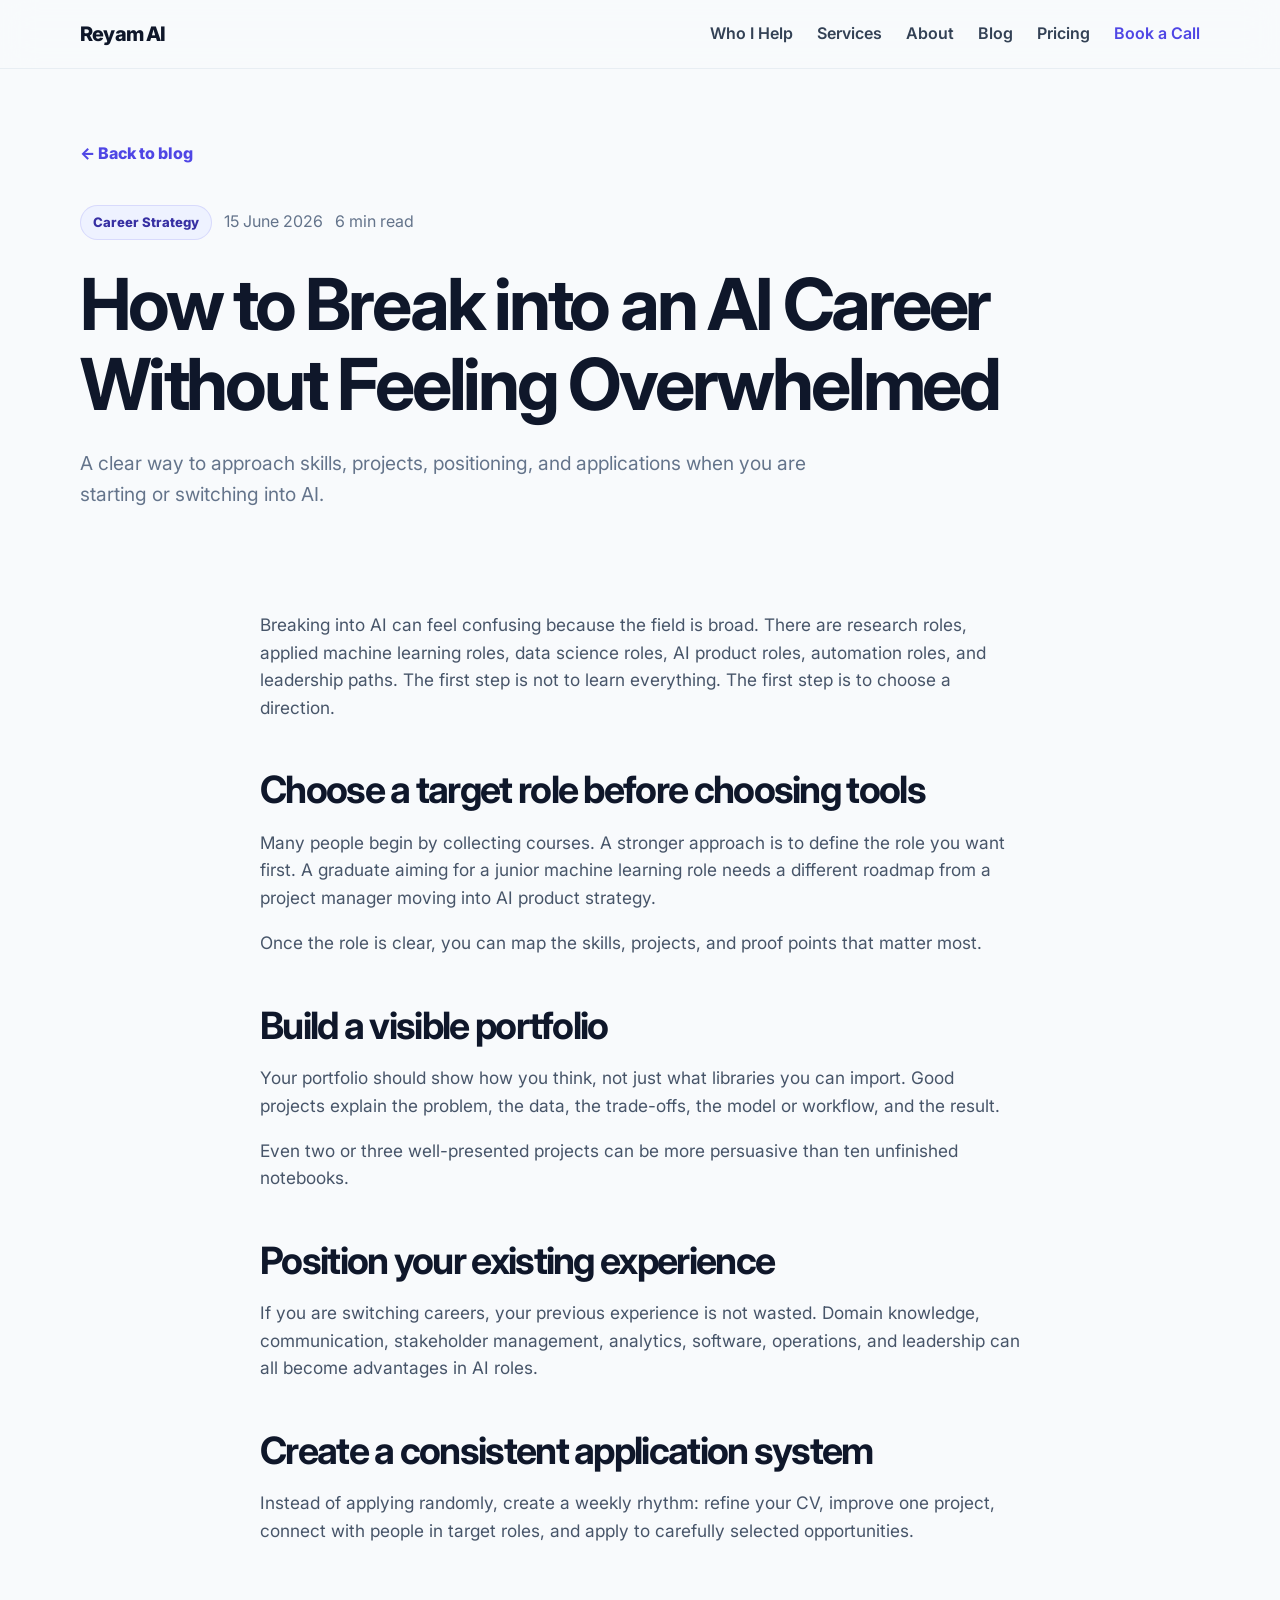
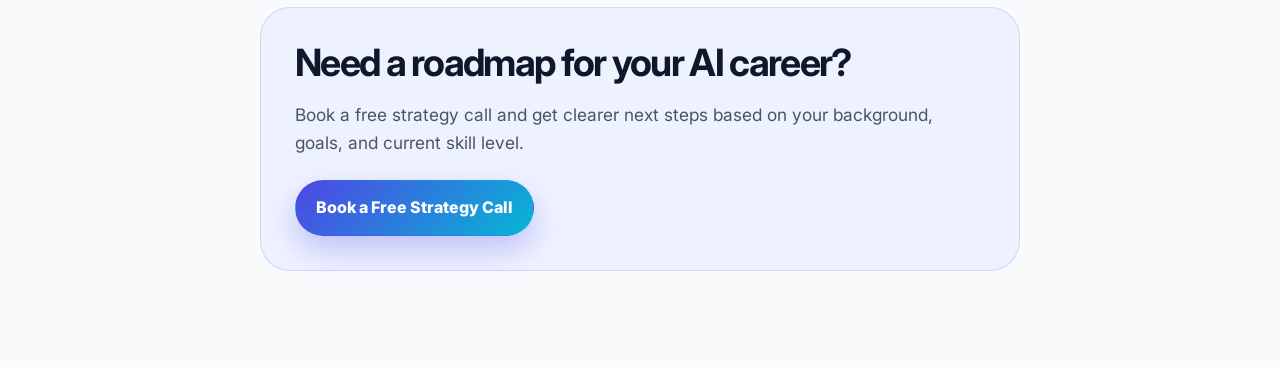
<file: blog/break-into-ai-career.html>
<!doctype html>
<html lang="en-GB">
<head>
  <meta charset="UTF-8" />
  <meta name="viewport" content="width=device-width, initial-scale=1.0" />
  <title>How to Break into an AI Career Without Feeling Overwhelmed | Reyam AI</title>
  <meta name="description" content="A clear way to approach skills, projects, positioning, and applications when you are starting or switching into AI." />
  <meta name="keywords" content="AI career, break into AI, AI jobs, AI mentorship, machine learning career" />
  <link rel="canonical" href="https://reyam.ai/blog/break-into-ai-career.html" />
  <meta property="og:title" content="How to Break into an AI Career Without Feeling Overwhelmed | Reyam AI" />
  <meta property="og:description" content="A clear way to approach skills, projects, positioning, and applications when you are starting or switching into AI." />
  <meta property="og:type" content="article" />
  <meta property="og:url" content="https://reyam.ai/blog/break-into-ai-career.html" />
  <link rel="preconnect" href="https://fonts.googleapis.com">
  <link rel="preconnect" href="https://fonts.gstatic.com" crossorigin>
  <link href="https://fonts.googleapis.com/css2?family=Inter:wght@400;500;600;700;800&display=swap" rel="stylesheet">
  <link rel="stylesheet" href="../styles.css" />
</head>
<body>
  <header class="site-header">
    <nav class="nav container">
      <a class="logo" href="/">Reyam AI</a>
      <button class="menu-toggle" aria-label="Open menu">☰</button>
      <div class="nav-links">
        <a href="/#who">Who I Help</a>
        <a href="/#services">Services</a>
        <a href="/#about">About</a>
        <a href="/blog/">Blog</a>
        <a href="/#pricing">Pricing</a>
        <a href="/#book" class="nav-cta">Book a Call</a>
      </div>
    </nav>
  </header>

  <main>
    <article>
      <header class="article-hero container">
        <a class="article-back" href="/blog/">← Back to blog</a>
        <div class="article-meta"><span class="blog-category">Career Strategy</span><time datetime="2026-06-15">15 June 2026</time><span>6 min read</span></div>
        <h1>How to Break into an AI Career Without Feeling Overwhelmed</h1>
        <p>A clear way to approach skills, projects, positioning, and applications when you are starting or switching into AI.</p>
      </header>

      <div class="article-body">
        <p>Breaking into AI can feel confusing because the field is broad. There are research roles, applied machine learning roles, data science roles, AI product roles, automation roles, and leadership paths. The first step is not to learn everything. The first step is to choose a direction.</p>

        <h2>Choose a target role before choosing tools</h2>
        <p>Many people begin by collecting courses. A stronger approach is to define the role you want first. A graduate aiming for a junior machine learning role needs a different roadmap from a project manager moving into AI product strategy.</p>
        <p>Once the role is clear, you can map the skills, projects, and proof points that matter most.</p>

        <h2>Build a visible portfolio</h2>
        <p>Your portfolio should show how you think, not just what libraries you can import. Good projects explain the problem, the data, the trade-offs, the model or workflow, and the result.</p>
        <p>Even two or three well-presented projects can be more persuasive than ten unfinished notebooks.</p>

        <h2>Position your existing experience</h2>
        <p>If you are switching careers, your previous experience is not wasted. Domain knowledge, communication, stakeholder management, analytics, software, operations, and leadership can all become advantages in AI roles.</p>

        <h2>Create a consistent application system</h2>
        <p>Instead of applying randomly, create a weekly rhythm: refine your CV, improve one project, connect with people in target roles, and apply to carefully selected opportunities.</p>

        <section class="article-cta-card">
          <h2>Need a roadmap for your AI career?</h2>
          <p>Book a free strategy call and get clearer next steps based on your background, goals, and current skill level.</p>
          <a class="button primary" href="/#book">Book a Free Strategy Call</a>
        </section>
      </div>
    </article>
  </main>
  <script src="../script.js"></script>
</body>
</html>
</file>
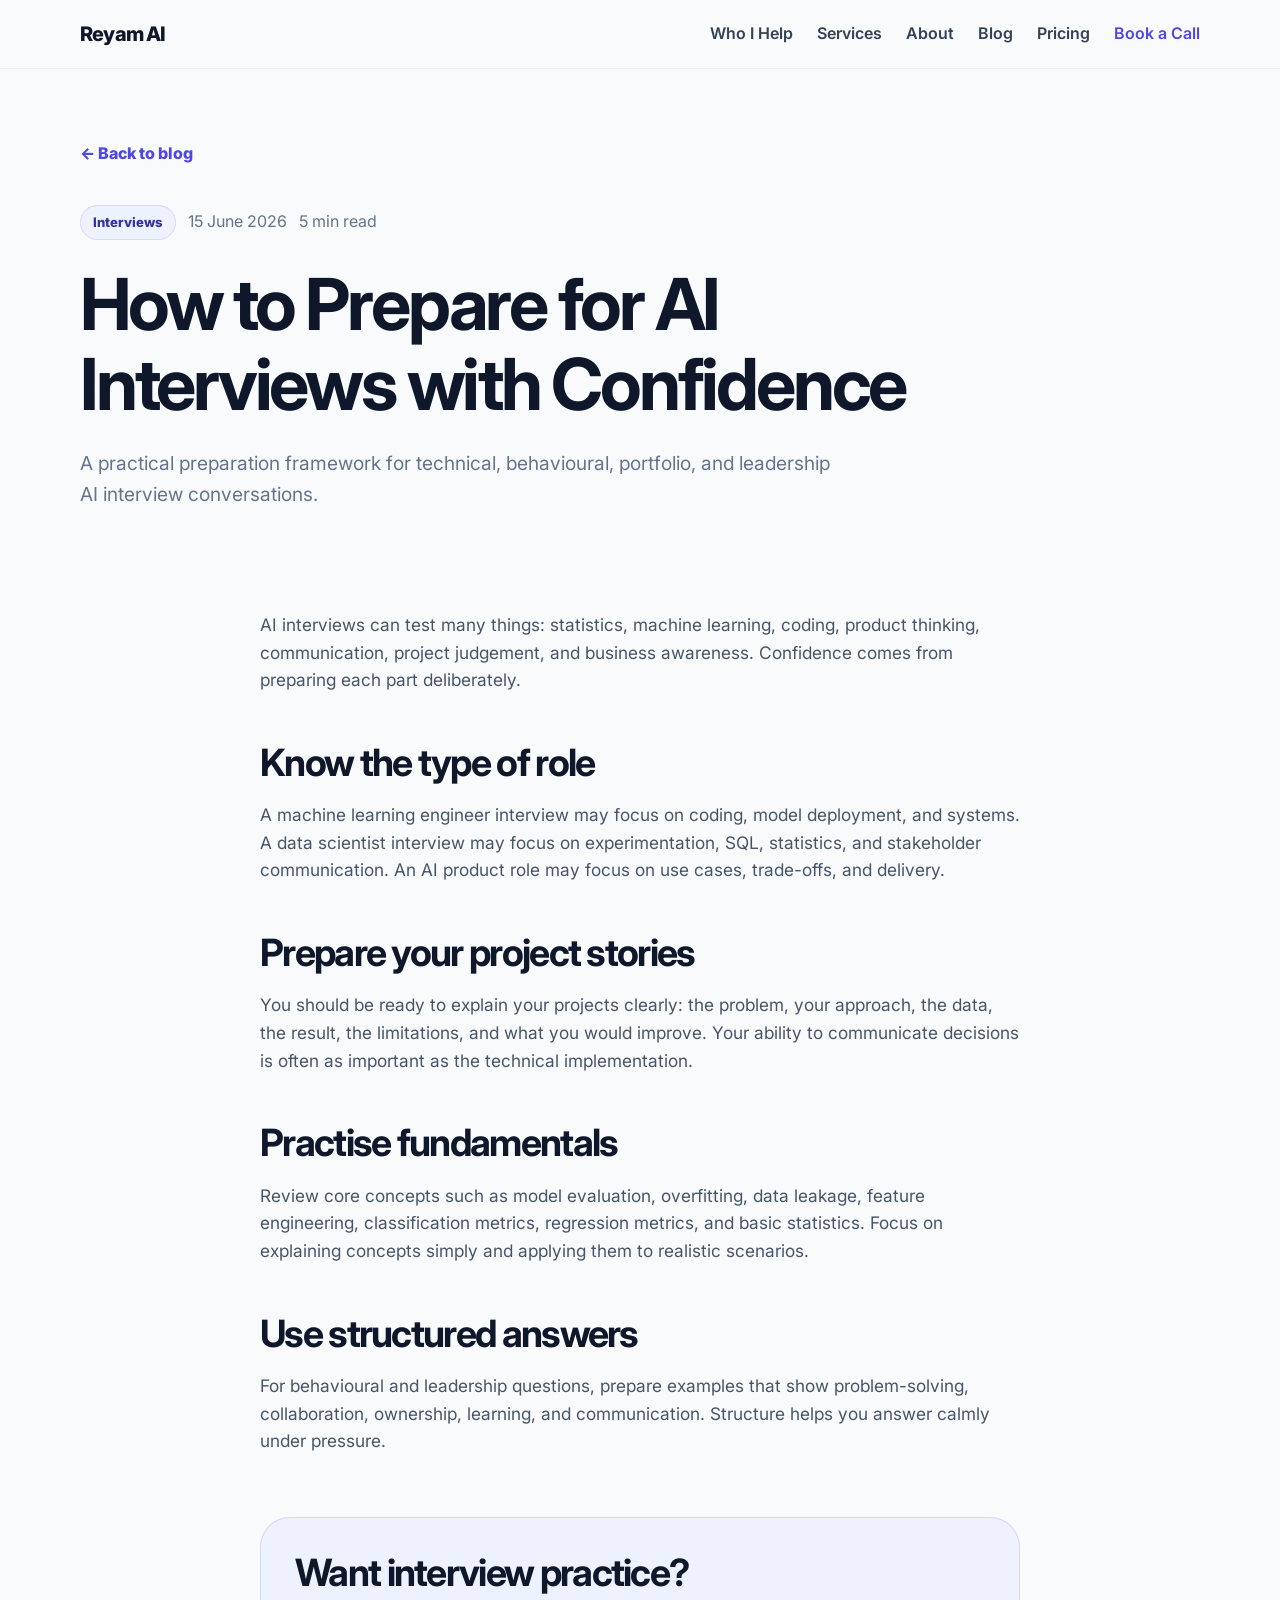
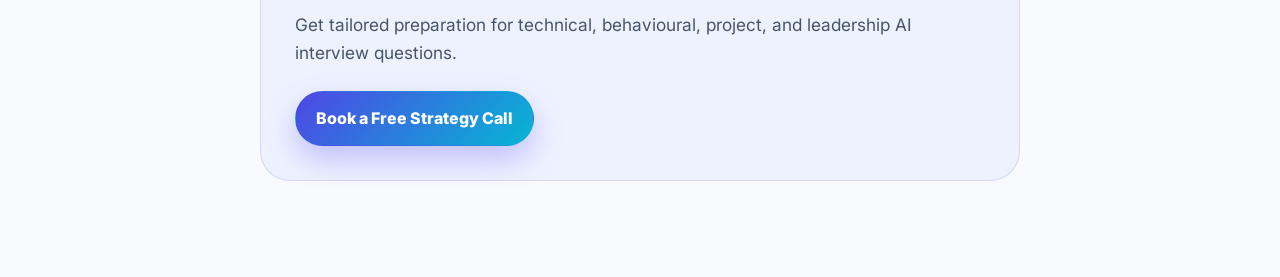
<file: blog/prepare-for-ai-interviews.html>
<!doctype html>
<html lang="en-GB">
<head>
  <meta charset="UTF-8" />
  <meta name="viewport" content="width=device-width, initial-scale=1.0" />
  <title>How to Prepare for AI Interviews with Confidence | Reyam AI</title>
  <meta name="description" content="A practical preparation framework for technical, behavioural, portfolio, and leadership AI interview conversations." />
  <meta name="keywords" content="AI interviews, machine learning interview preparation, data science interview, AI career coaching" />
  <link rel="canonical" href="https://reyam.ai/blog/prepare-for-ai-interviews.html" />
  <meta property="og:title" content="How to Prepare for AI Interviews with Confidence | Reyam AI" />
  <meta property="og:description" content="A practical preparation framework for technical, behavioural, portfolio, and leadership AI interview conversations." />
  <meta property="og:type" content="article" />
  <meta property="og:url" content="https://reyam.ai/blog/prepare-for-ai-interviews.html" />
  <link rel="preconnect" href="https://fonts.googleapis.com">
  <link rel="preconnect" href="https://fonts.gstatic.com" crossorigin>
  <link href="https://fonts.googleapis.com/css2?family=Inter:wght@400;500;600;700;800&display=swap" rel="stylesheet">
  <link rel="stylesheet" href="../styles.css" />
</head>
<body>
  <header class="site-header">
    <nav class="nav container">
      <a class="logo" href="/">Reyam AI</a>
      <button class="menu-toggle" aria-label="Open menu">☰</button>
      <div class="nav-links">
        <a href="/#who">Who I Help</a>
        <a href="/#services">Services</a>
        <a href="/#about">About</a>
        <a href="/blog/">Blog</a>
        <a href="/#pricing">Pricing</a>
        <a href="/#book" class="nav-cta">Book a Call</a>
      </div>
    </nav>
  </header>

  <main>
    <article>
      <header class="article-hero container">
        <a class="article-back" href="/blog/">← Back to blog</a>
        <div class="article-meta"><span class="blog-category">Interviews</span><time datetime="2026-06-15">15 June 2026</time><span>5 min read</span></div>
        <h1>How to Prepare for AI Interviews with Confidence</h1>
        <p>A practical preparation framework for technical, behavioural, portfolio, and leadership AI interview conversations.</p>
      </header>

      <div class="article-body">
        <p>AI interviews can test many things: statistics, machine learning, coding, product thinking, communication, project judgement, and business awareness. Confidence comes from preparing each part deliberately.</p>

        <h2>Know the type of role</h2>
        <p>A machine learning engineer interview may focus on coding, model deployment, and systems. A data scientist interview may focus on experimentation, SQL, statistics, and stakeholder communication. An AI product role may focus on use cases, trade-offs, and delivery.</p>

        <h2>Prepare your project stories</h2>
        <p>You should be ready to explain your projects clearly: the problem, your approach, the data, the result, the limitations, and what you would improve. Your ability to communicate decisions is often as important as the technical implementation.</p>

        <h2>Practise fundamentals</h2>
        <p>Review core concepts such as model evaluation, overfitting, data leakage, feature engineering, classification metrics, regression metrics, and basic statistics. Focus on explaining concepts simply and applying them to realistic scenarios.</p>

        <h2>Use structured answers</h2>
        <p>For behavioural and leadership questions, prepare examples that show problem-solving, collaboration, ownership, learning, and communication. Structure helps you answer calmly under pressure.</p>

        <section class="article-cta-card">
          <h2>Want interview practice?</h2>
          <p>Get tailored preparation for technical, behavioural, project, and leadership AI interview questions.</p>
          <a class="button primary" href="/#book">Book a Free Strategy Call</a>
        </section>
      </div>
    </article>
  </main>
  <script src="../script.js"></script>
</body>
</html>
</file>
<file: styles.css>
:root {
  --bg: #f8fafc;
  --text: #0f172a;
  --muted: #64748b;
  --card: #ffffff;
  --primary: #4f46e5;
  --primary-dark: #3730a3;
  --accent: #06b6d4;
  --border: #e2e8f0;
  --shadow: 0 24px 60px rgba(15, 23, 42, 0.12);
}

* { box-sizing: border-box; }
html { scroll-behavior: smooth; }
body { margin: 0; font-family: Inter, system-ui, -apple-system, BlinkMacSystemFont, "Segoe UI", sans-serif; color: var(--text); background: var(--bg); line-height: 1.6; }
a { color: inherit; text-decoration: none; }
.container { width: min(1120px, calc(100% - 40px)); margin: 0 auto; }
.site-header { position: sticky; top: 0; z-index: 20; backdrop-filter: blur(16px); background: rgba(248, 250, 252, 0.82); border-bottom: 1px solid rgba(226, 232, 240, 0.7); }
.nav { display: flex; align-items: center; justify-content: space-between; padding: 18px 0; }
.logo { font-weight: 800; font-size: 1.25rem; letter-spacing: -0.04em; }
.nav-links { display: flex; align-items: center; gap: 24px; font-weight: 600; color: #334155; }
.nav-cta { color: var(--primary); }
.menu-toggle { display: none; border: 0; background: none; font-size: 1.5rem; }
.hero { padding: 92px 0 72px; background: radial-gradient(circle at 10% 0%, rgba(79,70,229,.18), transparent 36%), radial-gradient(circle at 85% 15%, rgba(6,182,212,.18), transparent 32%); }
.hero-grid { display: grid; grid-template-columns: 1.1fr .9fr; gap: 50px; align-items: center; }
.eyebrow { color: var(--primary); text-transform: uppercase; letter-spacing: .14em; font-weight: 800; font-size: .78rem; margin: 0 0 14px; }
h1, h2, h3 { line-height: 1.12; letter-spacing: -0.045em; margin: 0; }
h1 { font-size: clamp(2.45rem, 5.3vw, 4.8rem); max-width: 780px; }
h2 { font-size: clamp(2rem, 4vw, 3.2rem); }
h3 { font-size: 1.25rem; }
.hero-text { max-width: 660px; color: var(--muted); font-size: 1.18rem; margin: 24px 0 32px; }
.hero-actions { display: flex; gap: 14px; flex-wrap: wrap; }
.button { display: inline-flex; align-items: center; justify-content: center; padding: 14px 20px; border-radius: 999px; font-weight: 800; border: 1px solid transparent; cursor: pointer; font-size: 1rem; }
.primary { color: white; background: linear-gradient(135deg, var(--primary), var(--accent)); box-shadow: 0 14px 30px rgba(79, 70, 229, .28); }
.secondary { color: var(--text); background: white; border-color: var(--border); }
.full { width: 100%; border-radius: 16px; }
.text-link { display: inline-flex; margin-top: 16px; color: var(--primary); font-weight: 800; }
.trust-row { margin-top: 30px; display: flex; gap: 12px; flex-wrap: wrap; }
.trust-row span, .booking-options span { background: white; border: 1px solid var(--border); border-radius: 999px; padding: 8px 12px; color: #475569; font-weight: 600; font-size: .9rem; }
.mentor-card { background: #0f172a; border-radius: 32px; overflow: hidden; box-shadow: var(--shadow); color: white; }
.mentor-photo { width: 100%; aspect-ratio: 4 / 4.8; object-fit: cover; object-position: center top; display: block; }
.mentor-card-body { padding: 26px; }
.mentor-name { font-size: 1.5rem; line-height: 1.1; font-weight: 800; margin: 0; }
.mentor-title { margin: 8px 0 18px; color: #cbd5e1; font-weight: 600; }
.mentor-card ul { margin: 0; padding-left: 20px; color: #dbeafe; }
.mentor-card li { margin: 8px 0; }
.section { padding: 86px 0; }
.section-heading { max-width: 720px; margin-bottom: 34px; }
.cards.three { display: grid; grid-template-columns: repeat(3, 1fr); gap: 22px; }
.info-card, .service-item, .booking-form, .stats-card, .quote-card { background: var(--card); border: 1px solid var(--border); border-radius: 28px; box-shadow: 0 18px 45px rgba(15,23,42,.06); }
.info-card { padding: 28px; }
.icon { font-size: 2rem; display: inline-block; margin-bottom: 18px; }
.info-card p, .service-item p, .about-grid p, .booking-section p, .faq p, .footer p { color: var(--muted); }
.soft-bg { background: #eef2ff; }
.service-list { display: grid; grid-template-columns: repeat(2, 1fr); gap: 18px; }
.service-item { padding: 26px; }
.service-item h3 { margin-bottom: 10px; }
.about-grid { display: grid; grid-template-columns: 1fr .75fr; gap: 42px; align-items: center; }
.stats-card { padding: 30px; display: grid; gap: 18px; }
.stats-card div { display: grid; grid-template-columns: 58px 1fr; gap: 16px; align-items: center; }
.stats-card strong { color: var(--primary); font-size: 1.5rem; }
.stats-card span { font-weight: 700; }
.price-card { display: flex; flex-direction: column; }
.price-card .price { color: var(--text); font-size: 2.4rem; font-weight: 800; margin: 14px 0; letter-spacing: -0.06em; }
.price-card.featured { border-color: rgba(79,70,229,.35); box-shadow: 0 22px 60px rgba(79,70,229,.13); }
.package-list { color: #475569; padding-left: 20px; margin: 20px 0 26px; }
.package-list li { margin: 8px 0; }
.package-button { margin-top: auto; align-self: flex-start; }
.pricing-note { max-width: 760px; color: var(--muted); margin: 26px 0 0; }
.quote-card { padding: 38px; background: linear-gradient(135deg, #111827, #312e81); color: white; }
.quote-card p { font-size: clamp(1.35rem, 3vw, 2rem); line-height: 1.35; margin: 0; color: white; }
.booking-section { background: #0f172a; color: white; }
.booking-grid { display: grid; grid-template-columns: .9fr 1fr; gap: 44px; align-items: start; }
.booking-section p { color: #cbd5e1; }
.booking-options { display: flex; gap: 10px; flex-wrap: wrap; margin-top: 24px; }
.booking-options span { background: rgba(255,255,255,.08); border-color: rgba(255,255,255,.16); color: #e2e8f0; }
.booking-button { margin-top: 26px; }
.booking-form { color: var(--text); padding: 28px; display: grid; gap: 16px; }
.booking-summary { align-self: stretch; }
.booking-summary h3 { margin-bottom: 4px; }
.booking-summary ol { padding-left: 22px; margin: 6px 0 0; }
.booking-summary li { margin: 12px 0; color: #334155; }
.booking-form label { display: grid; gap: 8px; font-weight: 700; }
input, select, textarea { width: 100%; border: 1px solid var(--border); border-radius: 14px; padding: 13px 14px; font: inherit; color: var(--text); background: #fff; }
textarea { resize: vertical; }
.form-note { margin: 0; font-size: .9rem; text-align: left; }
.faq details { background: white; border: 1px solid var(--border); border-radius: 20px; padding: 20px 24px; margin: 12px 0; }
.faq summary { cursor: pointer; font-weight: 800; }
.footer { padding: 42px 0; border-top: 1px solid var(--border); background: white; }
.footer-grid { display: flex; justify-content: space-between; gap: 28px; align-items: center; }
.footer-links { display: flex; flex-wrap: wrap; gap: 16px 22px; font-weight: 700; color: #475569; }
.social-icon-link { display: inline-flex; align-items: center; justify-content: center; width: 40px; height: 40px; border: 1px solid var(--border); border-radius: 999px; color: #475569; background: white; transition: transform .2s ease, color .2s ease, border-color .2s ease, box-shadow .2s ease; }
.social-icon-link:hover { color: var(--primary); border-color: rgba(79,70,229,.35); box-shadow: 0 10px 24px rgba(15,23,42,.08); transform: translateY(-1px); }
.social-icon-link svg { width: 18px; height: 18px; }
.social-icon-link.linkedin-icon svg { width: 17px; height: 17px; }

.blog-index-hero { padding: 96px 0 72px; background: radial-gradient(circle at 10% 0%, rgba(79,70,229,.16), transparent 34%), radial-gradient(circle at 90% 10%, rgba(6,182,212,.18), transparent 34%); border-bottom: 1px solid var(--border); }
.blog-index-hero h1 { max-width: 880px; font-size: clamp(2.7rem, 6vw, 5.4rem); }
.blog-index-hero p:not(.eyebrow) { max-width: 720px; color: var(--muted); font-size: 1.18rem; margin: 24px 0 0; }
.blog-index-grid { display: grid; grid-template-columns: repeat(3, 1fr); gap: 24px; padding: 70px 0 96px; }
.blog-post-card { min-height: 360px; display: flex; flex-direction: column; background: white; border: 1px solid var(--border); border-radius: 30px; padding: 28px; box-shadow: 0 18px 50px rgba(15,23,42,.08); transition: transform .2s ease, box-shadow .2s ease, border-color .2s ease; }
.blog-post-card:hover { transform: translateY(-6px); border-color: rgba(79,70,229,.35); box-shadow: 0 24px 70px rgba(15,23,42,.13); }
.blog-card-meta { display: flex; flex-wrap: wrap; align-items: center; gap: 10px; color: var(--muted); font-size: .9rem; margin-bottom: 24px; }
.blog-category { display: inline-flex; align-items: center; width: fit-content; background: #eef2ff; color: var(--primary-dark); border: 1px solid rgba(79,70,229,.14); border-radius: 999px; padding: 6px 12px; font-weight: 800; font-size: .82rem; }
.blog-post-card h2 { font-size: 1.55rem; margin-bottom: 16px; }
.blog-post-card h2 a:hover, .blog-card-footer a:hover { color: var(--primary); }
.blog-post-card p { color: var(--muted); margin: 0; }
.blog-card-footer { margin-top: auto; padding-top: 28px; display: flex; justify-content: space-between; gap: 16px; color: var(--primary); font-weight: 800; }
.blog-card-footer span:first-child { color: var(--muted); font-weight: 600; }
.blog-newsletter { margin-bottom: 96px; padding: 44px; border-radius: 34px; background: linear-gradient(135deg, #111827, #312e81); color: white; box-shadow: var(--shadow); }
.blog-newsletter p { max-width: 680px; color: #dbeafe; }
.blog-newsletter .eyebrow { color: #93c5fd; }
.article-hero { padding: 72px 0 56px; }
.article-back { display: inline-flex; color: var(--primary); font-weight: 800; margin-bottom: 38px; }
.article-meta { display: flex; flex-wrap: wrap; align-items: center; gap: 12px; color: var(--muted); margin-bottom: 24px; }
.article-hero h1 { max-width: 920px; font-size: clamp(2.35rem, 5.6vw, 5rem); }
.article-hero p { max-width: 760px; color: var(--muted); font-size: 1.2rem; margin: 24px 0 0; }
.article-body { width: min(760px, calc(100% - 40px)); margin: 0 auto; padding: 28px 0 96px; }
.article-body p { color: #475569; font-size: 1.08rem; }
.article-body h2 { margin-top: 48px; margin-bottom: 14px; font-size: clamp(1.7rem, 3vw, 2.35rem); }
.article-cta-card { margin-top: 62px; padding: 34px; border-radius: 30px; background: #eef2ff; border: 1px solid rgba(79,70,229,.16); }
.article-cta-card h2 { margin-top: 0; }
.article-cta-card p { margin-bottom: 24px; }
.legal-page { width: min(820px, calc(100% - 40px)); margin: 0 auto; padding: 78px 0 96px; }
.legal-page h1 { font-size: clamp(2.4rem, 5vw, 4.4rem); margin-bottom: 18px; }
.legal-page h2 { margin-top: 42px; font-size: clamp(1.55rem, 3vw, 2.2rem); }
.legal-page p, .legal-page li { color: #475569; }
.legal-page ul { padding-left: 22px; }
.legacy-redirect { min-height: 70vh; display: flex; flex-direction: column; justify-content: center; align-items: flex-start; }

@media (max-width: 840px) {
  .menu-toggle { display: block; }
  .nav-links { display: none; position: absolute; left: 20px; right: 20px; top: 66px; flex-direction: column; align-items: flex-start; background: white; padding: 20px; border: 1px solid var(--border); border-radius: 20px; box-shadow: var(--shadow); }
  .nav-links.open { display: flex; }
  .hero-grid, .about-grid, .booking-grid, .cards.three, .service-list, .blog-index-grid { grid-template-columns: 1fr; }
  .hero { padding-top: 60px; }
  .footer-grid { flex-direction: column; align-items: flex-start; }
  .blog-index-hero { padding: 64px 0 48px; }
  .blog-post-card { min-height: auto; }
  .blog-newsletter { padding: 30px; }
}
</file>
